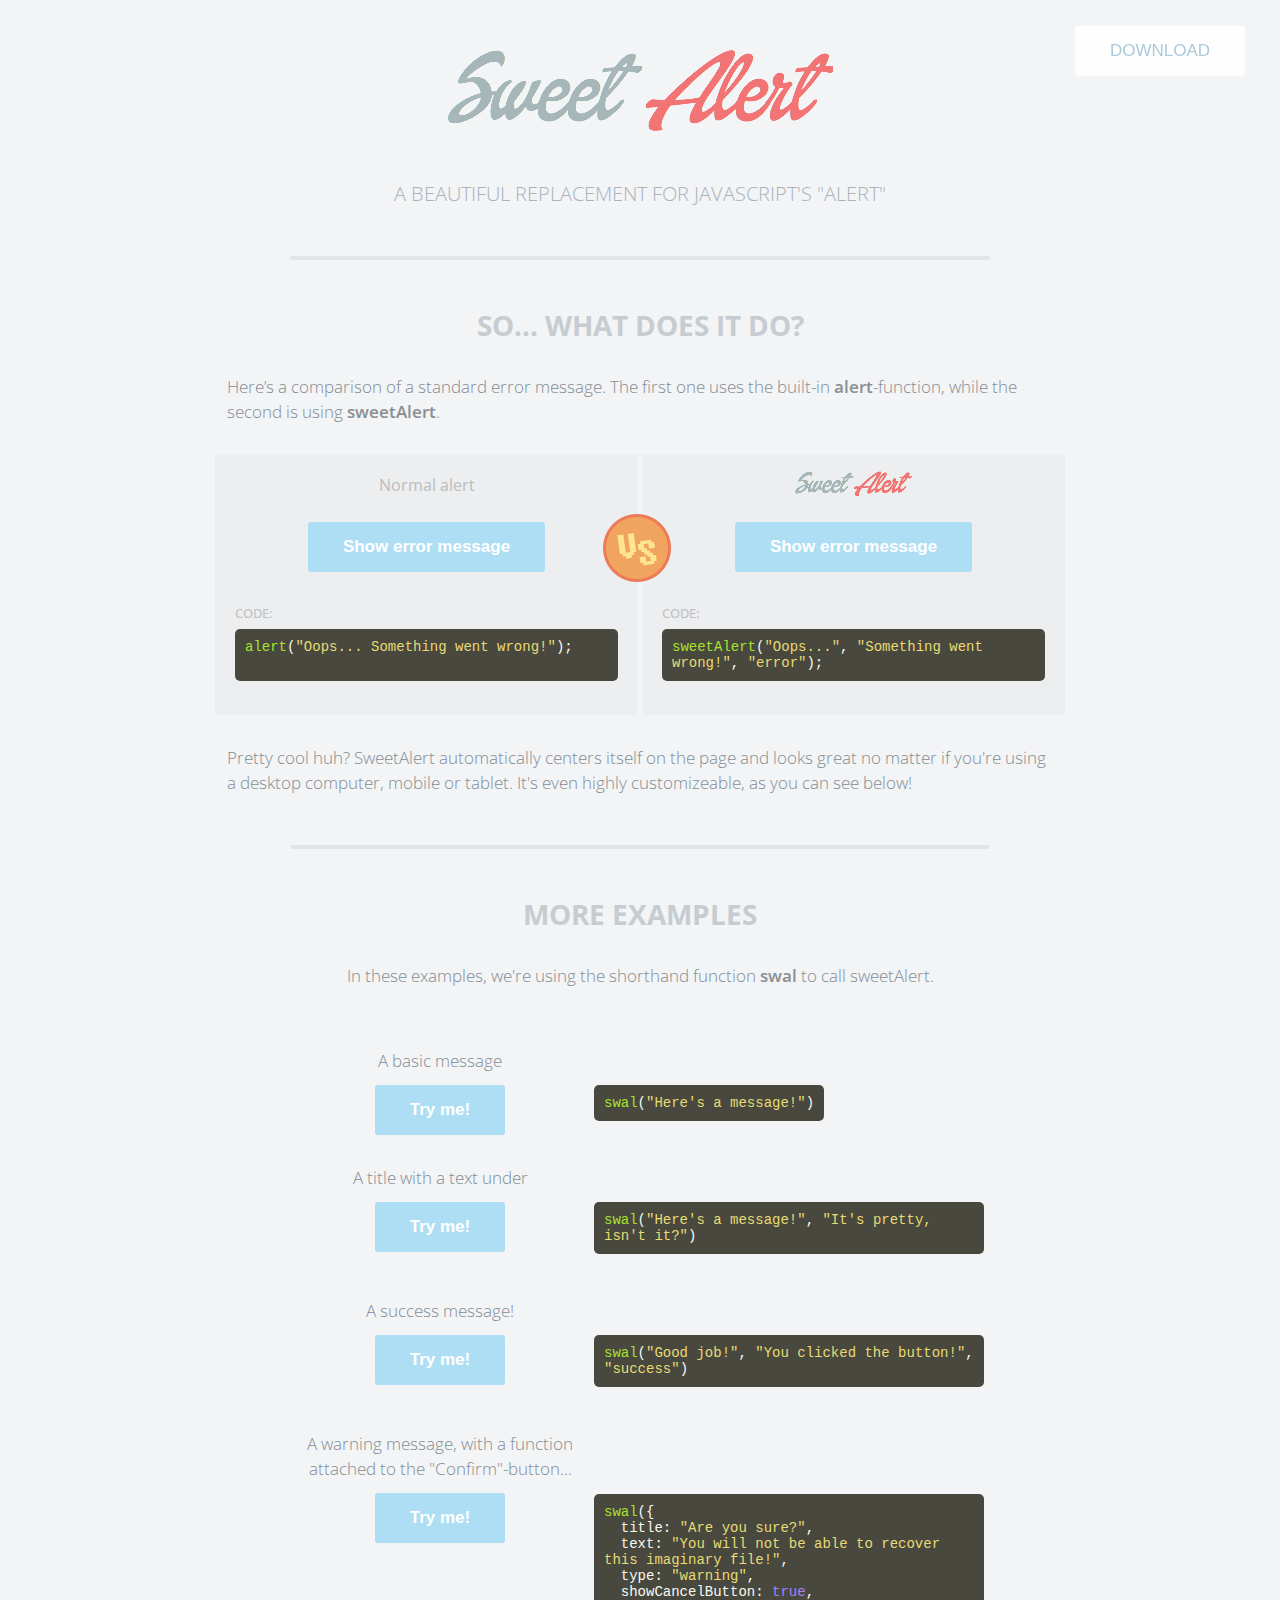
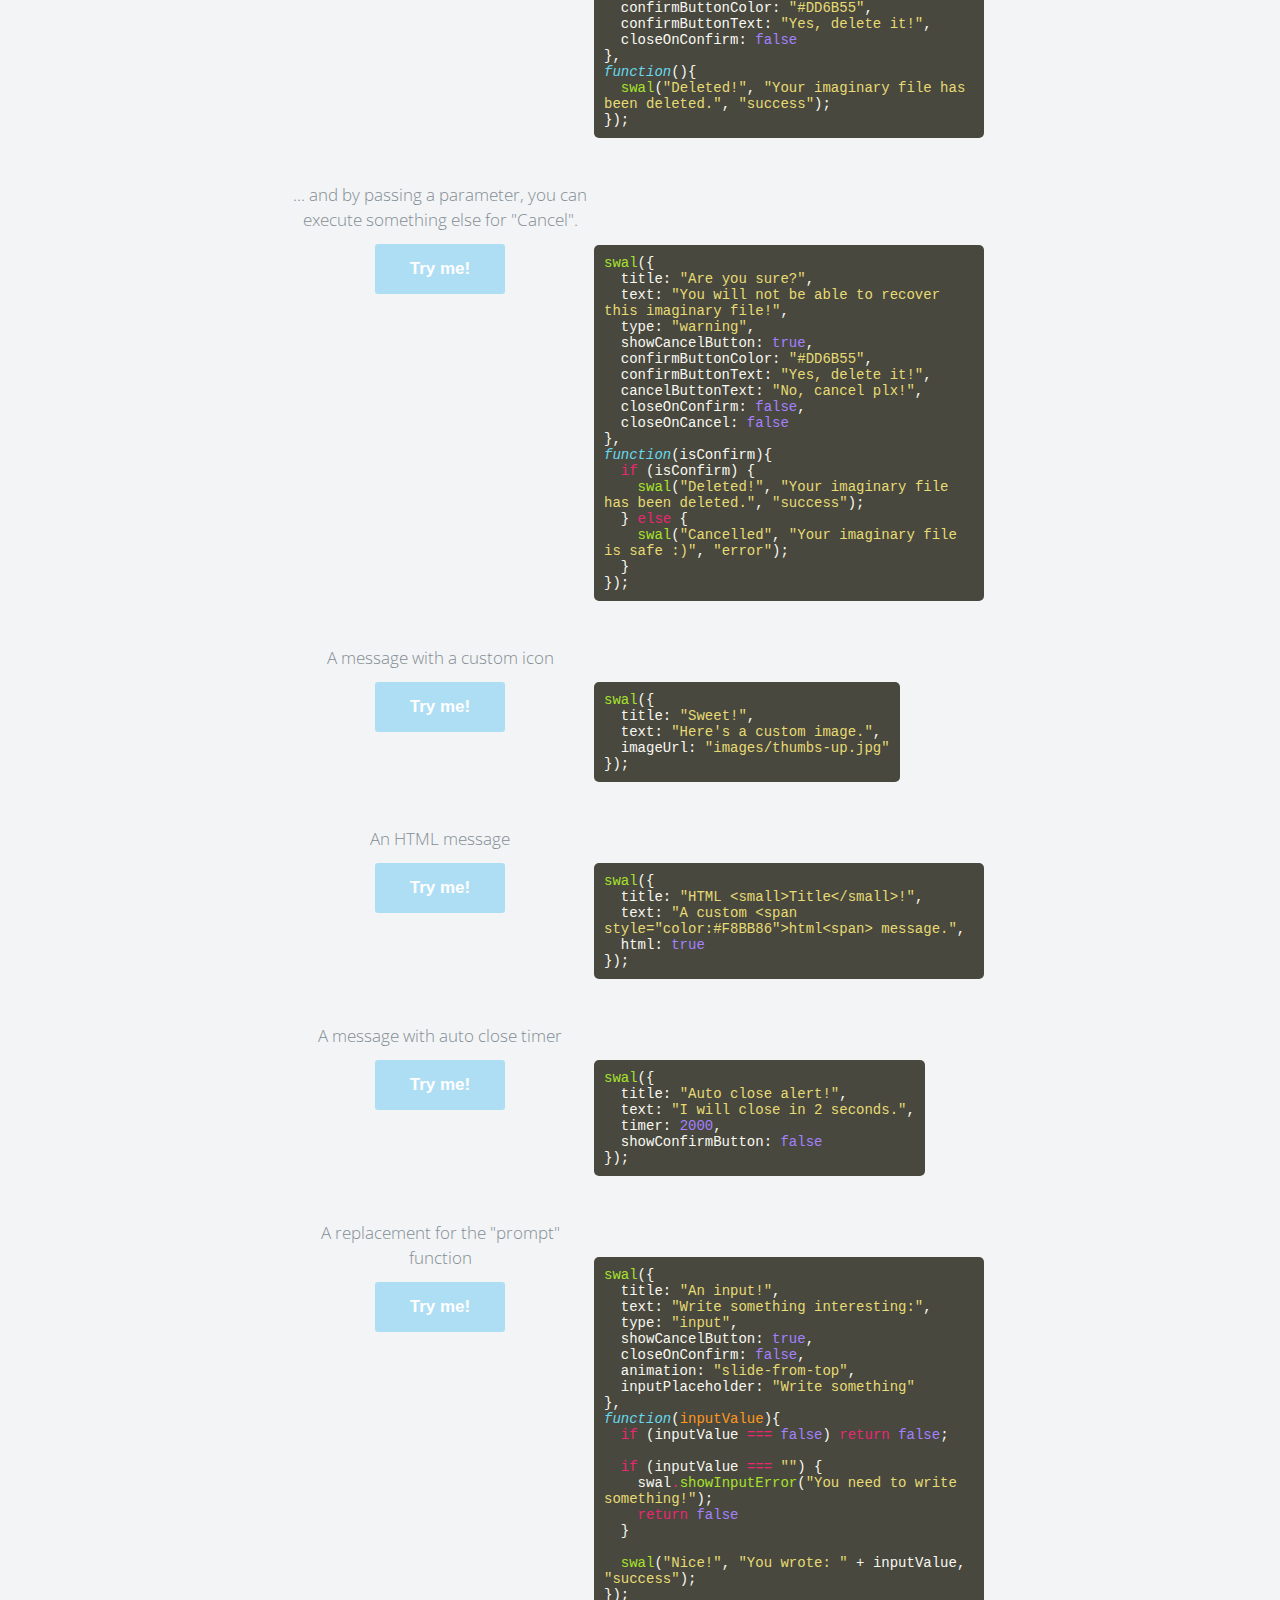
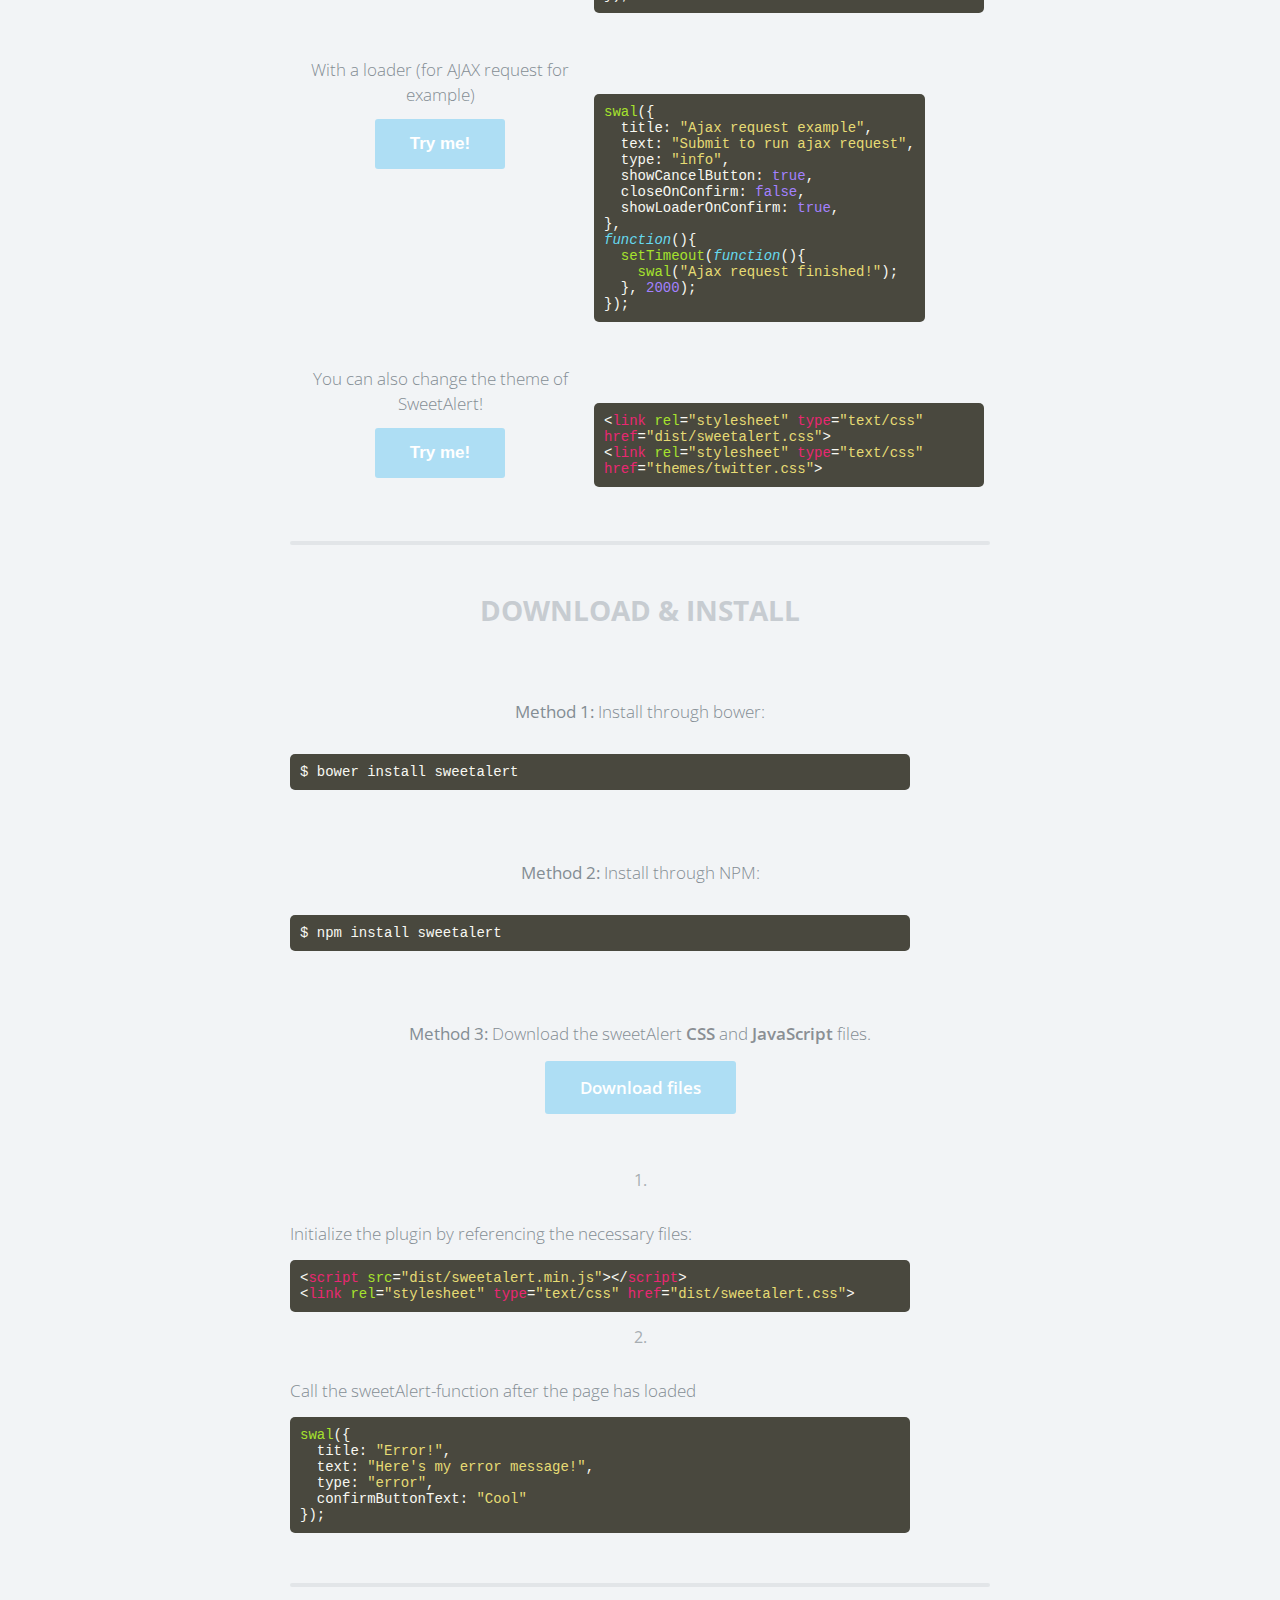
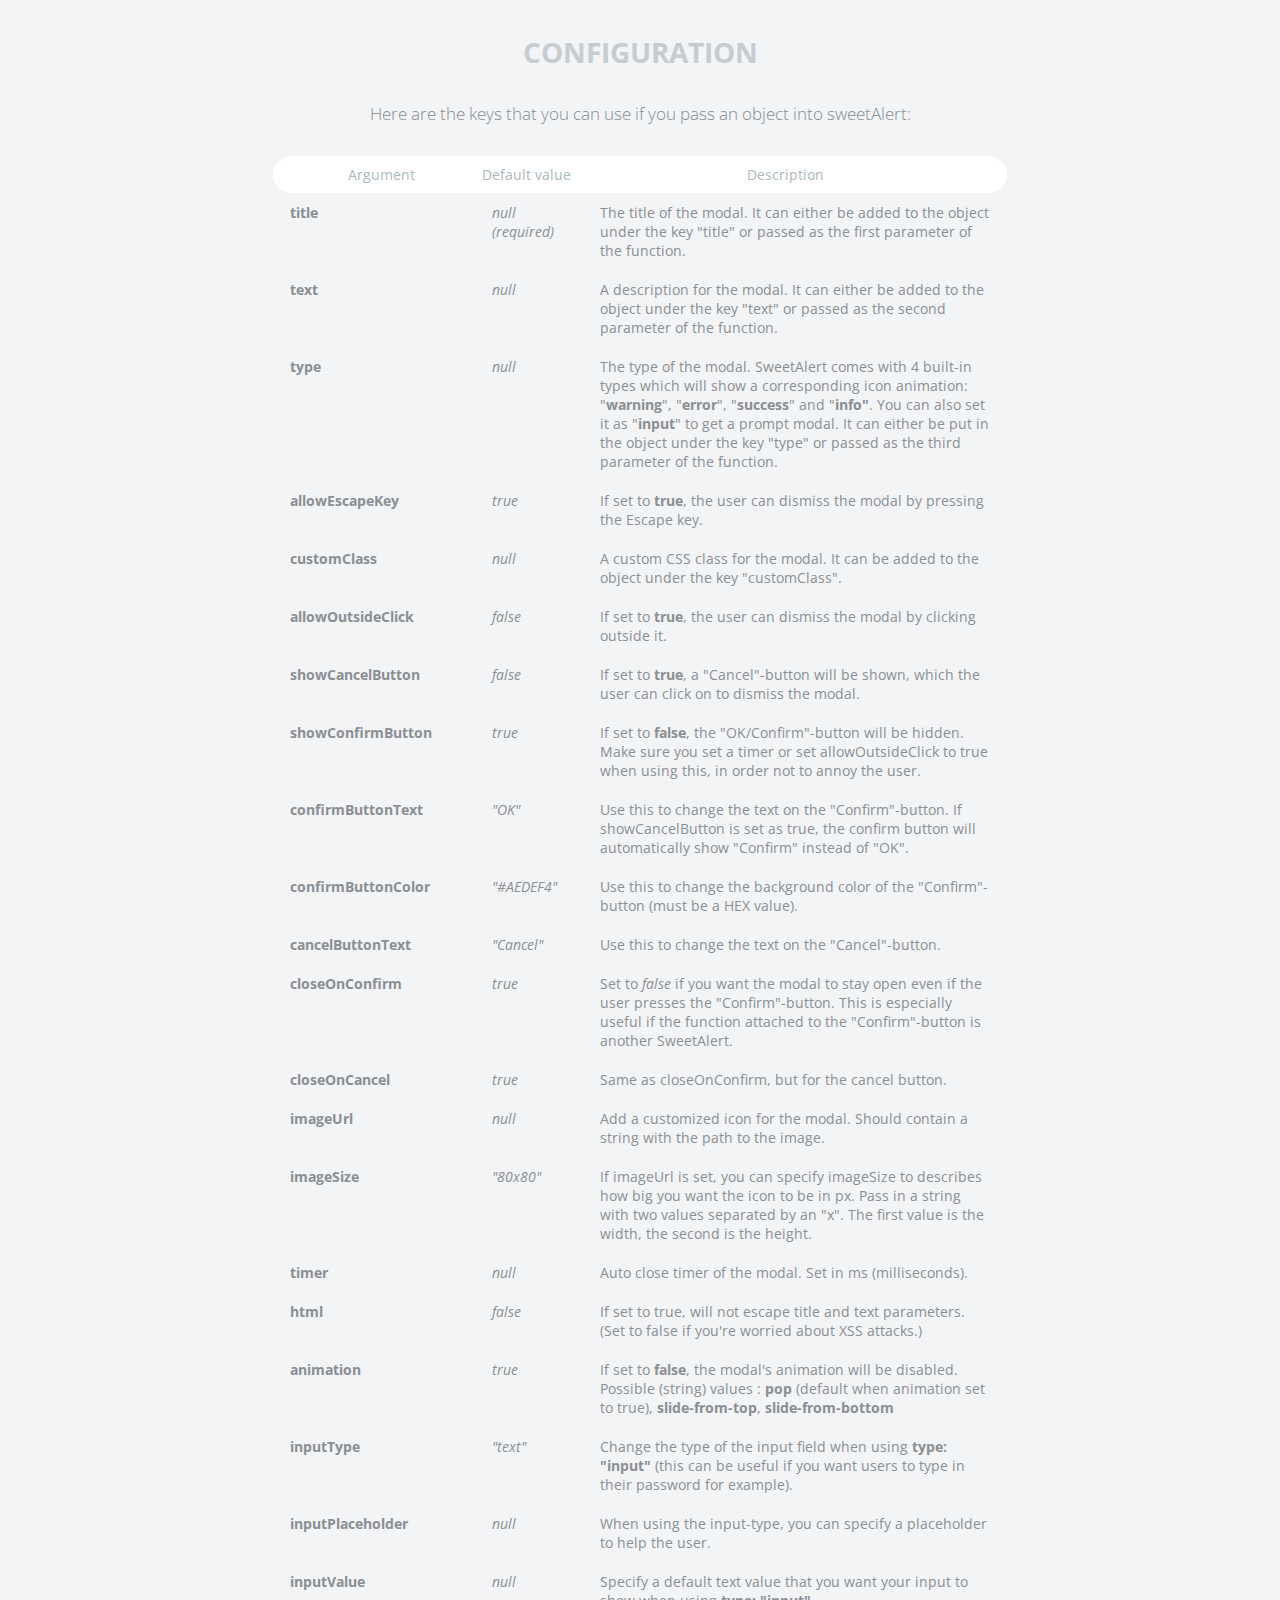
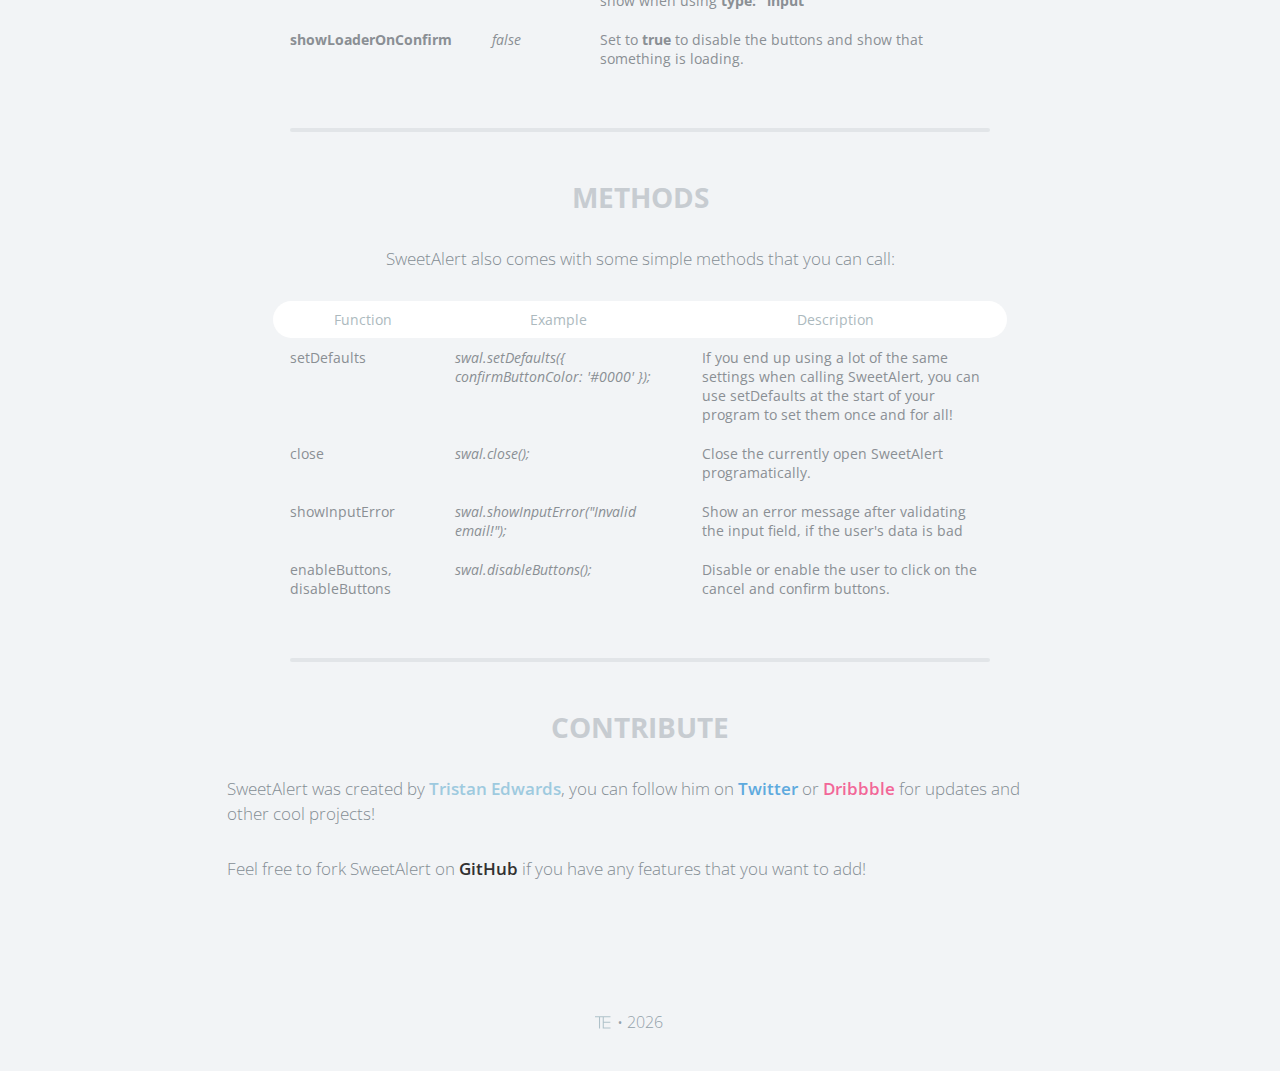
<file: bower_components/sweetalert/index.html>
<!doctype html>

<html>

<head>
  <meta charset="utf-8">
  <meta name="viewport" content="width=device-width, initial-scale=1, maximum-scale=1, user-scalable=0" />
  <title>SweetAlert</title>

  <link rel="stylesheet" href="example/example.css">
  <script src="https://code.jquery.com/jquery-2.1.3.min.js"></script>

  <!-- This is what you need -->
  <script src="dist/sweetalert-dev.js"></script>
  <link rel="stylesheet" href="dist/sweetalert.css">
  <!--.......................-->

</head>

<body>

<h1>Sweet Alert</h1>
<h2>A beautiful replacement for JavaScript's "Alert"</h2>
<button class="download">Download</button>

<!-- What does it do? -->
<h3>So... What does it do?</h3>
<p>Here’s a comparison of a standard error message. The first one uses the built-in <strong>alert</strong>-function, while the second is using <strong>sweetAlert</strong>.</p>

<div class="showcase normal">
	<h4>Normal alert</h4>
	<button>Show error message</button>

	<h5>Code:</h5>
	<pre><span class="attr">alert</span>(<span class="str">"Oops... Something went wrong!"</span>);

	</pre>

	<div class="vs-icon"></div>
</div>

<div class="showcase sweet">
	<h4>Sweet Alert</h4>
	<button>Show error message</button>

	<h5>Code:</h5>
	<pre><span class="attr">sweetAlert</span>(<span class="str">"Oops..."</span>, <span class="str">"Something went wrong!"</span>, <span class="str">"error"</span>);</pre>
</div>

<p>Pretty cool huh? SweetAlert automatically centers itself on the page and looks great no matter if you're using a desktop computer, mobile or tablet. It's even highly customizeable, as you can see below!</p>


<!-- Examples -->
<h3>More examples</h3>

<p class="center">In these examples, we're using the shorthand function <strong>swal</strong> to call sweetAlert.</p>

<ul class="examples">

	<li class="message">
		<div class="ui">
			<p>A basic message</p>
			<button>Try me!</button>
		</div>
		<pre><span class="attr">swal</span>(<span class="str">"Here's a message!"</span>)</pre>
	</li>

	<li class="title-text">
		<div class="ui">
			<p>A title with a text under</p>
			<button>Try me!</button>
		</div>
		<pre><span class="attr">swal</span>(<span class="str">"Here's a message!"</span>, <span class="str">"It's pretty, isn't it?"</span>)</pre>
	</li>

	<li class="success">
		<div class="ui">
			<p>A success message!</p>
			<button>Try me!</button>
		</div>
		<pre><span class="attr">swal</span>(<span class="str">"Good job!"</span>, <span class="str">"You clicked the button!"</span>, <span class="str">"success"</span>)</pre>
	</li>

	<li class="warning confirm">
		<div class="ui">
			<p>A warning message, with a function attached to the "Confirm"-button...</p>
			<button>Try me!</button>
		</div>
		<pre><span class="attr">swal</span>({
&nbsp;&nbsp;title: <span class="str">"Are you sure?"</span>,
&nbsp;&nbsp;text: <span class="str">"You will not be able to recover this imaginary file!"</span>,
&nbsp;&nbsp;type: <span class="str">"warning"</span>,
&nbsp;&nbsp;showCancelButton: <span class="val">true</span>,
&nbsp;&nbsp;confirmButtonColor: <span class="str">"#DD6B55"</span>,
&nbsp;&nbsp;confirmButtonText: <span class="str">"Yes, delete it!"</span>,
&nbsp;&nbsp;closeOnConfirm: <span class="val">false</span>
},
<span class="func"><i>function</i></span>(){
&nbsp;&nbsp;<span class="attr">swal</span>(<span class="str">"Deleted!"</span>, <span class="str">"Your imaginary file has been deleted."</span>, <span class="str">"success"</span>);
});</pre>
	</li>

	<li class="warning cancel">
		<div class="ui">
			<p>... and by passing a parameter, you can execute something else for "Cancel".</p>
			<button>Try me!</button>
		</div>
		<pre><span class="attr">swal</span>({
&nbsp;&nbsp;title: <span class="str">"Are you sure?"</span>,
&nbsp;&nbsp;text: <span class="str">"You will not be able to recover this imaginary file!"</span>,
&nbsp;&nbsp;type: <span class="str">"warning"</span>,
&nbsp;&nbsp;showCancelButton: <span class="val">true</span>,
&nbsp;&nbsp;confirmButtonColor: <span class="str">"#DD6B55"</span>,
&nbsp;&nbsp;confirmButtonText: <span class="str">"Yes, delete it!"</span>,
&nbsp;&nbsp;cancelButtonText: <span class="str">"No, cancel plx!"</span>,
&nbsp;&nbsp;closeOnConfirm: <span class="val">false</span>,
&nbsp;&nbsp;closeOnCancel: <span class="val">false</span>
},
<span class="func"><i>function</i></span>(isConfirm){
&nbsp;&nbsp;<span class="tag">if</span> (isConfirm) {
&nbsp;&nbsp;&nbsp;&nbsp;<span class="attr">swal</span>(<span class="str">"Deleted!"</span>, <span class="str">"Your imaginary file has been deleted."</span>, <span class="str">"success"</span>);
&nbsp;&nbsp;} <span class="tag">else</span> {
	&nbsp;&nbsp;&nbsp;&nbsp;<span class="attr">swal</span>(<span class="str">"Cancelled"</span>, <span class="str">"Your imaginary file is safe :)"</span>, <span class="str">"error"</span>);
&nbsp;&nbsp;}
});</pre>
	</li>

	<li class="custom-icon">
		<div class="ui">
			<p>A message with a custom icon</p>
			<button>Try me!</button>
		</div>
		<pre><span class="attr">swal</span>({
&nbsp;&nbsp;title: <span class="str">"Sweet!"</span>,
&nbsp;&nbsp;text: <span class="str">"Here's a custom image."</span>,
&nbsp;&nbsp;imageUrl: <span class="str">"images/thumbs-up.jpg"</span>
});</pre>
	</li>

	<li class="message-html">
		<div class="ui">
			<p>An HTML message</p>
			<button>Try me!</button>
		</div>
		<pre><span class="attr">swal</span>({
&nbsp;&nbsp;title: <span class="str">"HTML &lt;small&gt;Title&lt;/small&gt;!"</span>,
&nbsp;&nbsp;text: <span class="str">"A custom &lt;span style="color:#F8BB86"&gt;html&lt;span&gt; message."</span>,
&nbsp;&nbsp;html: <span class="val">true</span>
});</pre>
	</li>

	<li class="timer">
		<div class="ui">
			<p>A message with auto close timer</p>
			<button>Try me!</button>
		</div>
		<pre><span class="attr">swal</span>({
&nbsp;&nbsp;title: <span class="str">"Auto close alert!"</span>,
&nbsp;&nbsp;text: <span class="str">"I will close in 2 seconds."</span>,
&nbsp;&nbsp;timer: <span class="val">2000</span>,
&nbsp;&nbsp;showConfirmButton: <span class="val">false</span>
});</pre>
	</li>


	<li class="input">
		<div class="ui">
			<p>A replacement for the "prompt" function</p>
			<button>Try me!</button>
		</div>
		<pre><span class="attr">swal</span>({
&nbsp;&nbsp;title: <span class="str">"An input!"</span>,
&nbsp;&nbsp;text: <span class="str">"Write something interesting:"</span>,
&nbsp;&nbsp;type: <span class="str">"input"</span>,
&nbsp;&nbsp;showCancelButton: <span class="val">true</span>,
&nbsp;&nbsp;closeOnConfirm: <span class="val">false</span>,
&nbsp;&nbsp;animation: <span class="str">"slide-from-top"</span>,
&nbsp;&nbsp;inputPlaceholder: <span class="str">"Write something"</span>
},
<span class="func"><i>function</i></span>(<span class="arg">inputValue</span>){
&nbsp;&nbsp;<span class="tag">if</span> (inputValue <span class="tag">===</span> <span class="val">false</span>) <span class="tag">return</span> <span class="val">false</span>;
&nbsp;&nbsp;
&nbsp;&nbsp;<span class="tag">if</span> (inputValue <span class="tag">===</span> <span class="str">""</span>) {
&nbsp;&nbsp;&nbsp;&nbsp;swal<span class="tag">.</span><span class="attr">showInputError</span>(<span class="str">"You need to write something!"</span>);
&nbsp;&nbsp;&nbsp;&nbsp;<span class="tag">return</span> <span class="val">false</span>
&nbsp;&nbsp;}
&nbsp;&nbsp;
&nbsp;&nbsp;<span class="attr">swal</span>(<span class="str">"Nice!"</span>, <span class="str">"You wrote: "</span> + inputValue, <span class="str">"success"</span>);
});</pre>
	</li>

  <li class="ajax">
    <div class="ui">
			<p>With a loader (for AJAX request for example)</p>
			<button>Try me!</button>
		</div>
		<pre><span class="attr">swal</span>({
&nbsp;&nbsp;title: <span class="str">"Ajax request example"</span>,
&nbsp;&nbsp;text: <span class="str">"Submit to run ajax request"</span>,
&nbsp;&nbsp;type: <span class="str">"info"</span>,
&nbsp;&nbsp;showCancelButton: <span class="val">true</span>,
&nbsp;&nbsp;closeOnConfirm: <span class="val">false</span>,
&nbsp;&nbsp;showLoaderOnConfirm: <span class="val">true</span>,
},
<span class="func"><i>function</i></span>(){
&nbsp;&nbsp;<span class="attr">setTimeout</span>(<span class="func"><i>function</i></span>(){
&nbsp;&nbsp;&nbsp;&nbsp;<span class="attr">swal</span>(<span class="str">"Ajax request finished!"</span>);
&nbsp;&nbsp;}, <span class="val">2000</span>);
});</pre>
	</li>

	<li class="theme">
		<div class="ui">
			<p>You can also change the theme of SweetAlert!</p>
			<button>Try me!</button>
		</div>
		<pre>&lt;<span class="tag">link</span> <span class="attr">rel</span>=<span class="str">"stylesheet"</span> <span class="tag">type</span>=<span class="str">"text/css"</span> <span class="tag">href</span>=<span class="str">"dist/sweetalert.css"</span>&gt;
			&lt;<span class="tag">link</span> <span class="attr">rel</span>=<span class="str">"stylesheet"</span> <span class="tag">type</span>=<span class="str">"text/css"</span> <span class="tag">href</span>=<span class="str">"themes/twitter.css"</span>&gt;</pre>
	</li>

</ul>


<!-- Download & Install -->
<h3 id="download-section">Download & install</h3>

<div class="center-container">
	<p class="center"><b>Method 1:</b> Install through bower:</p>
	<pre class="center">$ bower install sweetalert</pre>
</div>

<div class="center-container">
	<p class="center"><b>Method 2:</b> Install through NPM:</p>
	<pre class="center">$ npm install sweetalert</pre>
</div>

<p class="center"><b>Method 3:</b> Download the sweetAlert <strong>CSS</strong> and <strong>JavaScript</strong> files.</p>

<a class="button" href="https://github.com/t4t5/sweetalert/archive/master.zip" download>Download files</a>

<ol>
	<li>
		<p>Initialize the plugin by referencing the necessary files:</p>
		<pre>&lt;<span class="tag">script</span> <span class="attr">src</span>=<span class="str">"dist/sweetalert.min.js"</span>&gt;&lt;/<span class="tag">script</span>&gt;
&lt;<span class="tag">link</span> <span class="attr">rel</span>=<span class="str">"stylesheet"</span> <span class="tag">type</span>=<span class="str">"text/css"</span> <span class="tag">href</span>=<span class="str">"dist/sweetalert.css"</span>&gt;</pre>
	</li>

	<li>
		<p>Call the sweetAlert-function after the page has loaded</p>
		<pre><span class="attr">swal</span>({
&nbsp;&nbsp;title: <span class="str">"Error!"</span>,
&nbsp;&nbsp;text: <span class="str">"Here's my error message!"</span>,
&nbsp;&nbsp;type: <span class="str">"error"</span>,
&nbsp;&nbsp;confirmButtonText: <span class="str">"Cool"</span>
});
</pre>
	</li>
</ol>



<!-- Configuration -->
<h3>Configuration</h3>

<p class="center">Here are the keys that you can use if you pass an object into sweetAlert:</p>

<table>
	<tr class="titles">
		<th>
			<div class="border-left"></div>
			Argument
		</th>
		<th>Default value</th>
		<th>
			<div class="border-right"></div>
			Description
		</th>
	</tr>
	<tr>
		<td><b>title</b></td>
		<td><i>null (required)</i></td>
		<td>The title of the modal. It can either be added to the object under the key "title" or passed as the first parameter of the function.</td>
	</tr>
	<tr>
		<td><b>text</b></td>
		<td><i>null</i></td>
		<td>A description for the modal. It can either be added to the object under the key "text" or passed as the second parameter of the function.</td>
	</tr>
	<tr>
		<td><b>type</b></td>
		<td><i>null</i></td>
		<td>The type of the modal. SweetAlert comes with 4 built-in types which will show a corresponding icon animation: "<strong>warning</strong>", "<strong>error</strong>", "<strong>success</strong>" and "<strong>info"</strong>. You can also set it as "<strong>input</strong>" to get a prompt modal. It can either be put in the object under the key "type" or passed as the third parameter of the function.</td>
	</tr>
    <tr>
      <td><b>allowEscapeKey</b></td>
      <td><i>true</i></td>
      <td>If set to <strong>true</strong>, the user can dismiss the modal by pressing the Escape key.</td>
    </tr>
	<tr>
		<td><b>customClass</b></td>
		<td><i>null</i></td>
		<td>A custom CSS class for the modal. It can be added to the object under the key "customClass".</td>
	</tr>
	<tr>
		<td><b>allowOutsideClick</b></td>
		<td><i>false</i></td>
		<td>If set to <strong>true</strong>, the user can dismiss the modal by clicking outside it.</td>
	</tr>
	<tr>
		<td><b>showCancelButton</b></td>
		<td><i>false</i></td>
		<td>If set to <strong>true</strong>, a "Cancel"-button will be shown, which the user can click on to dismiss the modal.</td>
	</tr>
	<tr>
		<td><b>showConfirmButton</b></td>
		<td><i>true</i></td>
		<td>If set to <strong>false</strong>, the "OK/Confirm"-button will be hidden. Make sure you set a timer or set allowOutsideClick to true when using this, in order not to annoy the user.</td>
	</tr>
	<tr>
		<td><b>confirmButtonText</b></td>
		<td><i>"OK"</i></td>
		<td>Use this to change the text on the "Confirm"-button. If showCancelButton is set as true, the confirm button will automatically show "Confirm" instead of "OK".</td>
	</tr>
	<tr>
		<td><b>confirmButtonColor</b></td>
		<td><i>"#AEDEF4"</i></td>
		<td>Use this to change the background color of the "Confirm"-button (must be a HEX value).</td>
	</tr>
	<tr>
		<td><b>cancelButtonText</b></td>
		<td><i>"Cancel"</i></td>
		<td>Use this to change the text on the "Cancel"-button.</td>
	</tr>
	<tr>
		<td><b>closeOnConfirm</b></td>
		<td><i>true</i></td>
		<td>Set to <i>false</i> if you want the modal to stay open even if the user presses the "Confirm"-button. This is especially useful if the function attached to the "Confirm"-button is another SweetAlert.</td>
	</tr>
	<tr>
		<td><b>closeOnCancel</b></td>
		<td><i>true</i></td>
		<td>Same as closeOnConfirm, but for the cancel button.</td>
	</tr>
	<tr>
		<td><b>imageUrl</b></td>
		<td><i>null</i></td>
		<td>Add a customized icon for the modal. Should contain a string with the path to the image.</td>
	</tr>
	<tr>
		<td><b>imageSize</b></td>
		<td><i>"80x80"</i></td>
		<td>If imageUrl is set, you can specify imageSize to describes how big you want the icon to be in px. Pass in a string with two values separated by an "x". The first value is the width, the second is the height.</td>
	</tr>
	<tr>
		<td><b>timer</b></td>
		<td><i>null</i></td>
		<td>Auto close timer of the modal. Set in ms (milliseconds).</td>
	</tr>
	<tr>
		<td><b>html</b></td>
		<td><i>false</i></td>
		<td>If set to true, will not escape title and text parameters. (Set to false if you're worried about XSS attacks.)</td>
	</tr>
	<tr>
		<td><b>animation</b></td>
		<td><i>true</i></td>
		<td>If set to <strong>false</strong>, the modal's animation will be disabled. Possible (string) values : <strong>pop</strong> (default when animation set to true), <strong>slide-from-top</strong>, <strong>slide-from-bottom</strong></td>
	</tr>
	<tr>
		<td><b>inputType</b></td>
		<td><i>"text"</i></td>
		<td>Change the type of the input field when using <strong>type: "input"</strong> (this can be useful if you want users to type in their password for example).</td>
	</tr>
	<tr>
		<td><b>inputPlaceholder</b></td>
		<td><i>null</i></td>
		<td>When using the input-type, you can specify a placeholder to help the user.</td>
	</tr>
	<tr>
		<td><b>inputValue</b></td>
		<td><i>null</i></td>
		<td>Specify a default text value that you want your input to show when using <strong>type: "input"</strong></td>
	</tr>
	<tr>
		<td><b>showLoaderOnConfirm</b></td>
		<td><i>false</i></td>
    <td>Set to <strong>true</strong> to disable the buttons and show that something is loading.</td>
	</tr>
</table>


<!-- Methods -->
<h3>Methods</h3>

<p class="center">SweetAlert also comes with some simple methods that you can call:</p>

<table>
	<tr class="titles">
		<th>
			<div class="border-left"></div>
			Function
		</th>
		<th>Example</th>
		<th>
			<div class="border-right"></div>
			Description
		</th>
	</tr>
	<tr>
		<td>setDefaults</td>
		<td><i>swal.setDefaults({ confirmButtonColor: '#0000' });</i></td>
		<td>If you end up using a lot of the same settings when calling SweetAlert, you can use setDefaults at the start of your program to set them once and for all!</td>
	</tr>
	<tr>
		<td>close</td>
		<td><i>swal.close();</i></td>
		<td>Close the currently open SweetAlert programatically.</td>
	</tr>
	<tr>
		<td>showInputError</td>
		<td><i>swal.showInputError("Invalid email!");</i></td>
		<td>Show an error message after validating the input field, if the user's data is bad</td>
	</tr>
	<tr>
		<td>enableButtons, disableButtons</td>
		<td><i>swal.disableButtons();</i></td>
		<td>Disable or enable the user to click on the cancel and confirm buttons.</td>
	</tr>
</table>



<!-- Contribute -->
<h3>Contribute</h3>
<p>SweetAlert was created by <a href="http://tristanedwards.me" target="_blank">Tristan Edwards</a>, you can follow him on <a href="https://twitter.com/t4t5" target="_blank" class="twitter">Twitter</a> or <a href="https://dribbble.com/tristanedwards" target="_blank" class="dribbble">Dribbble</a> for updates and other cool projects!</p>
<p>Feel free to fork SweetAlert on <a href="https://github.com/t4t5/sweetalert" class="github">GitHub</a> if you have any features that you want to add!</p>


<footer>
	<span class="te-logo">TE</span> • <script>document.write(new Date().getFullYear())</script>
</footer>


<script>

document.querySelector('button.download').onclick = function(){
	$("html, body").animate({ scrollTop: $("#download-section").offset().top }, 1000);
};

document.querySelector('.showcase.normal button').onclick = function(){
	alert("Oops... Something went wrong!");
};

document.querySelector('.showcase.sweet button').onclick = function(){
	swal("Oops...", "Something went wrong!", "error");
};

document.querySelector('ul.examples li.message button').onclick = function(){
	swal("Here's a message!");
};

document.querySelector('ul.examples li.timer button').onclick = function(){
	swal({
		title: "Auto close alert!",
		text: "I will close in 2 seconds.",
		timer: 2000,
		showConfirmButton: false
	});
};

document.querySelector('ul.examples li.title-text button').onclick = function(){
	swal("Here's a message!", "It's pretty, isn't it?");
};

document.querySelector('ul.examples li.success button').onclick = function(){
	swal("Good job!", "You clicked the button!", "success");
};

document.querySelector('ul.examples li.warning.confirm button').onclick = function(){
	swal({
		title: "Are you sure?",
		text: "You will not be able to recover this imaginary file!",
		type: "warning",
		showCancelButton: true,
		confirmButtonColor: '#DD6B55',
		confirmButtonText: 'Yes, delete it!',
		closeOnConfirm: false
	},
	function(){
		swal("Deleted!", "Your imaginary file has been deleted!", "success");
	});
};

document.querySelector('ul.examples li.warning.cancel button').onclick = function(){
	swal({
		title: "Are you sure?",
		text: "You will not be able to recover this imaginary file!",
		type: "warning",
		showCancelButton: true,
		confirmButtonColor: '#DD6B55',
		confirmButtonText: 'Yes, delete it!',
		cancelButtonText: "No, cancel plx!",
		closeOnConfirm: false,
		closeOnCancel: false
	},
	function(isConfirm){
    if (isConfirm){
      swal("Deleted!", "Your imaginary file has been deleted!", "success");
    } else {
      swal("Cancelled", "Your imaginary file is safe :)", "error");
    }
	});
};

document.querySelector('ul.examples li.custom-icon button').onclick = function(){
	swal({
		title: "Sweet!",
		text: "Here's a custom image.",
		imageUrl: 'example/images/thumbs-up.jpg'
	});
};

document.querySelector('ul.examples li.message-html button').onclick = function(){
	swal({
		title: "HTML <small>Title</small>!",
		text: 'A custom <span style="color:#F8BB86">html<span> message.',
		html: true
	});
};

document.querySelector('ul.examples li.input button').onclick = function(){
	swal({
		title: "An input!",
		text: 'Write something interesting:',
		type: 'input',
		showCancelButton: true,
		closeOnConfirm: false,
		animation: "slide-from-top",
		inputPlaceholder: "Write something",
	},
	function(inputValue){
		if (inputValue === false) return false;

		if (inputValue === "") {
			swal.showInputError("You need to write something!");
			return false;
		}
    
		swal("Nice!", 'You wrote: ' + inputValue, "success");

	});
};

document.querySelector('ul.examples li.theme button').onclick = function() {
	swal({
		title: "Themes!",
		text: "Here's the Twitter theme for SweetAlert!",
		confirmButtonText: "Cool!",
		customClass: 'twitter'
	});
};

document.querySelector('ul.examples li.ajax button').onclick = function() {
  swal({
    title: 'Ajax request example',
    text: 'Submit to run ajax request',
    type: 'info',
    showCancelButton: true,
    closeOnConfirm: false,
    showLoaderOnConfirm: true,
  }, function(){
    setTimeout(function() {
      swal('Ajax request finished!');
    }, 2000);
  });
};

</script>



</body>

</html>
</file>
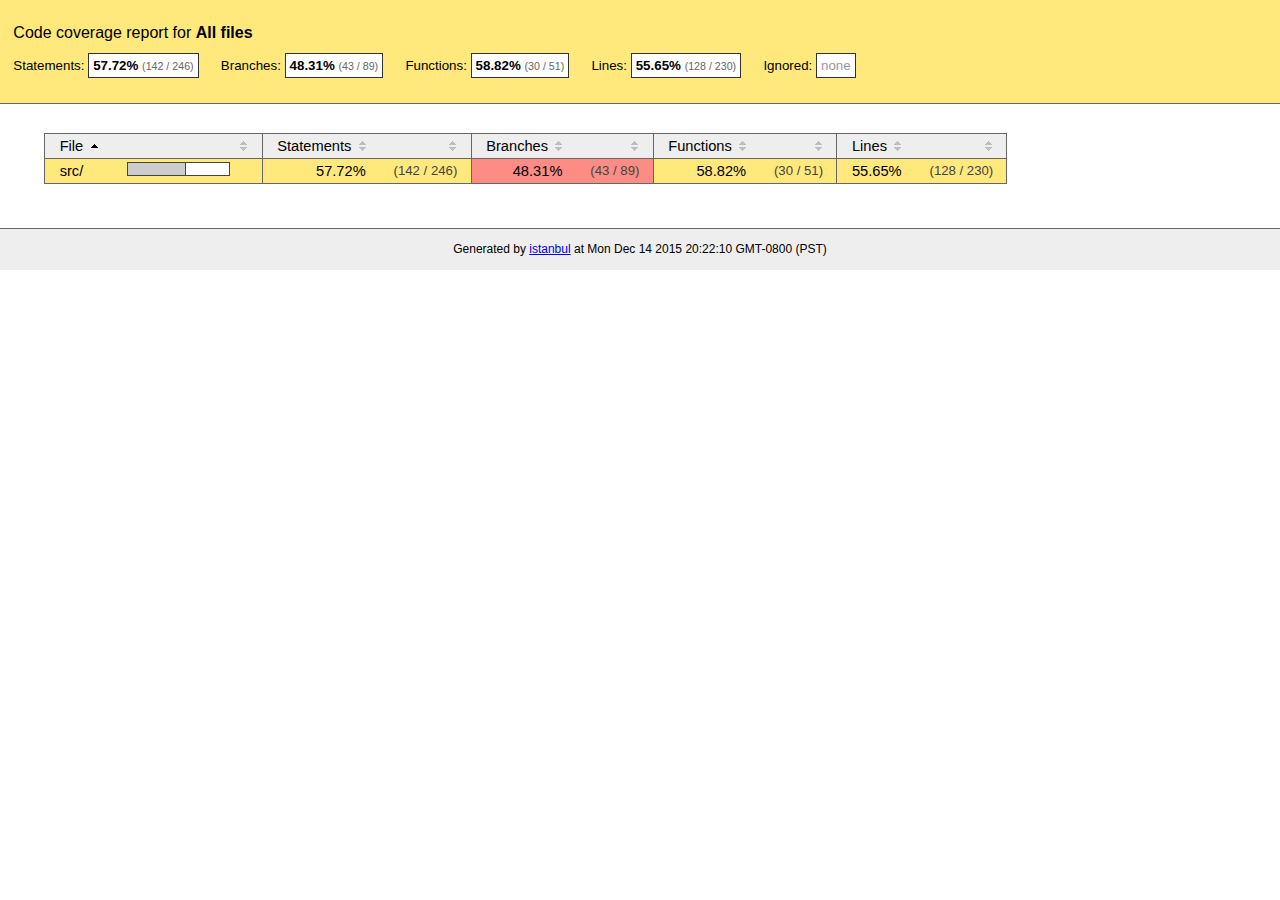
<file: bower_components/ui-listView/reports/coverage/html/index.html>
<!doctype html>
<html lang="en">
<head>
    <title>Code coverage report for All files</title>
    <meta charset="utf-8">
    <link rel="stylesheet" href="prettify.css">
    <link rel="stylesheet" href="base.css">
    <style type='text/css'>
        div.coverage-summary .sorter {
            background-image: url(sort-arrow-sprite.png);
        }
    </style>
</head>
<body>
<div class="header medium">
    <h1>Code coverage report for <span class="entity">All files</span></h1>
    <h2>
        Statements: <span class="metric">57.72% <small>(142 / 246)</small></span> &nbsp;&nbsp;&nbsp;&nbsp;
        Branches: <span class="metric">48.31% <small>(43 / 89)</small></span> &nbsp;&nbsp;&nbsp;&nbsp;
        Functions: <span class="metric">58.82% <small>(30 / 51)</small></span> &nbsp;&nbsp;&nbsp;&nbsp;
        Lines: <span class="metric">55.65% <small>(128 / 230)</small></span> &nbsp;&nbsp;&nbsp;&nbsp;
        Ignored: <span class="metric"><span class="ignore-none">none</span></span> &nbsp;&nbsp;&nbsp;&nbsp;
    </h2>
    <div class="path"></div>
</div>
<div class="body">
<div class="coverage-summary">
<table>
<thead>
<tr>
   <th data-col="file" data-fmt="html" data-html="true" class="file">File</th>
   <th data-col="pic" data-type="number" data-fmt="html" data-html="true" class="pic"></th>
   <th data-col="statements" data-type="number" data-fmt="pct" class="pct">Statements</th>
   <th data-col="statements_raw" data-type="number" data-fmt="html" class="abs"></th>
   <th data-col="branches" data-type="number" data-fmt="pct" class="pct">Branches</th>
   <th data-col="branches_raw" data-type="number" data-fmt="html" class="abs"></th>
   <th data-col="functions" data-type="number" data-fmt="pct" class="pct">Functions</th>
   <th data-col="functions_raw" data-type="number" data-fmt="html" class="abs"></th>
   <th data-col="lines" data-type="number" data-fmt="pct" class="pct">Lines</th>
   <th data-col="lines_raw" data-type="number" data-fmt="html" class="abs"></th>
</tr>
</thead>
<tbody><tr>
	<td class="file medium" data-value="src/"><a href="src/index.html">src/</a></td>
	<td data-value="57.72" class="pic medium"><span class="cover-fill" style="width: 57px;"></span><span class="cover-empty" style="width:43px;"></span></td>
	<td data-value="57.72" class="pct medium">57.72%</td>
	<td data-value="246" class="abs medium">(142&nbsp;/&nbsp;246)</td>
	<td data-value="48.31" class="pct low">48.31%</td>
	<td data-value="89" class="abs low">(43&nbsp;/&nbsp;89)</td>
	<td data-value="58.82" class="pct medium">58.82%</td>
	<td data-value="51" class="abs medium">(30&nbsp;/&nbsp;51)</td>
	<td data-value="55.65" class="pct medium">55.65%</td>
	<td data-value="230" class="abs medium">(128&nbsp;/&nbsp;230)</td>
	</tr>

</tbody>
</table>
</div>
</div>
<div class="footer">
    <div class="meta">Generated by <a href="http://istanbul-js.org/" target="_blank">istanbul</a> at Mon Dec 14 2015 20:22:10 GMT-0800 (PST)</div>
</div>
<script src="prettify.js"></script>
<script>
window.onload = function () {
        if (typeof prettyPrint === 'function') {
            prettyPrint();
        }
};
</script>
<script src="sorter.js"></script>
</body>
</html>
</file>
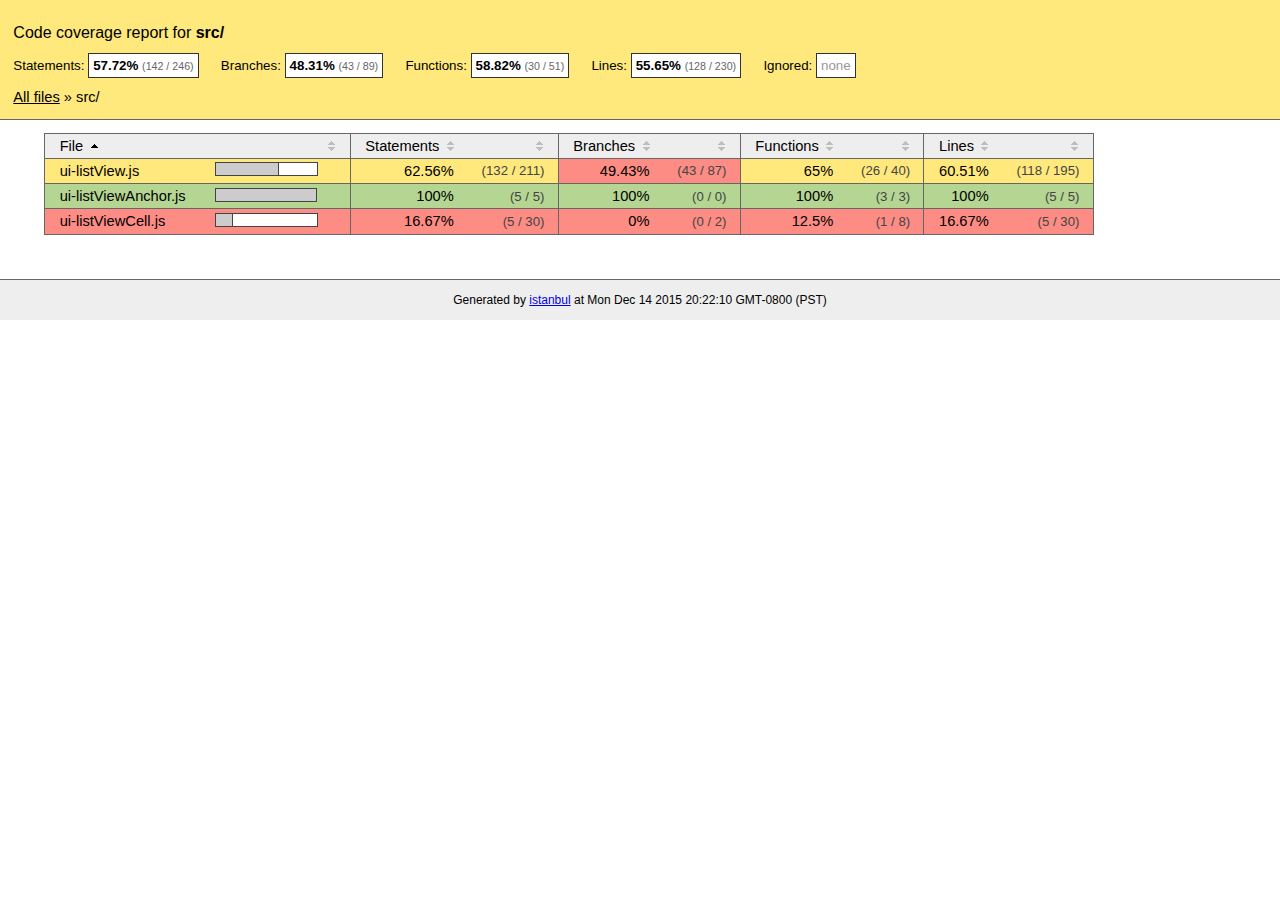
<file: bower_components/ui-listView/reports/coverage/html/src/index.html>
<!doctype html>
<html lang="en">
<head>
    <title>Code coverage report for src/</title>
    <meta charset="utf-8">
    <link rel="stylesheet" href="../prettify.css">
    <link rel="stylesheet" href="../base.css">
    <style type='text/css'>
        div.coverage-summary .sorter {
            background-image: url(../sort-arrow-sprite.png);
        }
    </style>
</head>
<body>
<div class="header medium">
    <h1>Code coverage report for <span class="entity">src/</span></h1>
    <h2>
        Statements: <span class="metric">57.72% <small>(142 / 246)</small></span> &nbsp;&nbsp;&nbsp;&nbsp;
        Branches: <span class="metric">48.31% <small>(43 / 89)</small></span> &nbsp;&nbsp;&nbsp;&nbsp;
        Functions: <span class="metric">58.82% <small>(30 / 51)</small></span> &nbsp;&nbsp;&nbsp;&nbsp;
        Lines: <span class="metric">55.65% <small>(128 / 230)</small></span> &nbsp;&nbsp;&nbsp;&nbsp;
        Ignored: <span class="metric"><span class="ignore-none">none</span></span> &nbsp;&nbsp;&nbsp;&nbsp;
    </h2>
    <div class="path"><a href="../index.html">All files</a> &#187; src/</div>
</div>
<div class="body">
<div class="coverage-summary">
<table>
<thead>
<tr>
   <th data-col="file" data-fmt="html" data-html="true" class="file">File</th>
   <th data-col="pic" data-type="number" data-fmt="html" data-html="true" class="pic"></th>
   <th data-col="statements" data-type="number" data-fmt="pct" class="pct">Statements</th>
   <th data-col="statements_raw" data-type="number" data-fmt="html" class="abs"></th>
   <th data-col="branches" data-type="number" data-fmt="pct" class="pct">Branches</th>
   <th data-col="branches_raw" data-type="number" data-fmt="html" class="abs"></th>
   <th data-col="functions" data-type="number" data-fmt="pct" class="pct">Functions</th>
   <th data-col="functions_raw" data-type="number" data-fmt="html" class="abs"></th>
   <th data-col="lines" data-type="number" data-fmt="pct" class="pct">Lines</th>
   <th data-col="lines_raw" data-type="number" data-fmt="html" class="abs"></th>
</tr>
</thead>
<tbody><tr>
	<td class="file medium" data-value="ui-listView.js"><a href="ui-listView.js.html">ui-listView.js</a></td>
	<td data-value="62.56" class="pic medium"><span class="cover-fill" style="width: 62px;"></span><span class="cover-empty" style="width:38px;"></span></td>
	<td data-value="62.56" class="pct medium">62.56%</td>
	<td data-value="211" class="abs medium">(132&nbsp;/&nbsp;211)</td>
	<td data-value="49.43" class="pct low">49.43%</td>
	<td data-value="87" class="abs low">(43&nbsp;/&nbsp;87)</td>
	<td data-value="65" class="pct medium">65%</td>
	<td data-value="40" class="abs medium">(26&nbsp;/&nbsp;40)</td>
	<td data-value="60.51" class="pct medium">60.51%</td>
	<td data-value="195" class="abs medium">(118&nbsp;/&nbsp;195)</td>
	</tr>

<tr>
	<td class="file high" data-value="ui-listViewAnchor.js"><a href="ui-listViewAnchor.js.html">ui-listViewAnchor.js</a></td>
	<td data-value="100" class="pic high"><span class="cover-fill cover-full" style="width: 100px;"></span><span class="cover-empty" style="width:0px;"></span></td>
	<td data-value="100" class="pct high">100%</td>
	<td data-value="5" class="abs high">(5&nbsp;/&nbsp;5)</td>
	<td data-value="100" class="pct high">100%</td>
	<td data-value="0" class="abs high">(0&nbsp;/&nbsp;0)</td>
	<td data-value="100" class="pct high">100%</td>
	<td data-value="3" class="abs high">(3&nbsp;/&nbsp;3)</td>
	<td data-value="100" class="pct high">100%</td>
	<td data-value="5" class="abs high">(5&nbsp;/&nbsp;5)</td>
	</tr>

<tr>
	<td class="file low" data-value="ui-listViewCell.js"><a href="ui-listViewCell.js.html">ui-listViewCell.js</a></td>
	<td data-value="16.67" class="pic low"><span class="cover-fill" style="width: 16px;"></span><span class="cover-empty" style="width:84px;"></span></td>
	<td data-value="16.67" class="pct low">16.67%</td>
	<td data-value="30" class="abs low">(5&nbsp;/&nbsp;30)</td>
	<td data-value="0" class="pct low">0%</td>
	<td data-value="2" class="abs low">(0&nbsp;/&nbsp;2)</td>
	<td data-value="12.5" class="pct low">12.5%</td>
	<td data-value="8" class="abs low">(1&nbsp;/&nbsp;8)</td>
	<td data-value="16.67" class="pct low">16.67%</td>
	<td data-value="30" class="abs low">(5&nbsp;/&nbsp;30)</td>
	</tr>

</tbody>
</table>
</div>
</div>
<div class="footer">
    <div class="meta">Generated by <a href="http://istanbul-js.org/" target="_blank">istanbul</a> at Mon Dec 14 2015 20:22:10 GMT-0800 (PST)</div>
</div>
<script src="../prettify.js"></script>
<script>
window.onload = function () {
        if (typeof prettyPrint === 'function') {
            prettyPrint();
        }
};
</script>
<script src="../sorter.js"></script>
</body>
</html>
</file>
<file: bower_components/sweetalert/example/example.css>
@import url(http://fonts.googleapis.com/css?family=Open+Sans:400,600,700,300);
@import url(http://fonts.googleapis.com/css?family=Open+Sans+Condensed:700);
body {
  background-color: #f2f4f6;
  font-family: 'Open Sans', sans-serif;
  text-align: center; }

h1 {
  background-image: url("images/logo_big.png");
  background-image: -webkit-image-set(url("images/logo_big.png") 1x, url("images/logo_big@2x.png") 2x);
  width: 385px;
  height: 81px;
  text-indent: -9999px;
  white-space: nowrap;
  margin: 50px auto; }
  @media all and (max-width: 420px) {
    h1 {
      width: 300px;
      background-size: contain;
      background-repeat: no-repeat;
      background-position: center; } }
  @media all and (max-width: 330px) {
    h1 {
      width: 250px; } }

h2 {
  font-size: 20px;
  color: #A9B2BC;
  line-height: 25px;
  text-transform: uppercase;
  font-weight: 300;
  text-align: center;
  display: block; }

h3 {
  font-size: 28px;
  color: #C7CCD1;
  text-transform: uppercase;
  font-family: 'Open Sans Condensed', sans-serif;
  margin-top: 100px;
  text-align: center;
  position: relative; }
  h3#download-section {
    margin-top: 50px;
    padding-top: 40px; }
  h3::after {
    content: "";
    background-color: #e2e5e8;
    height: 4px;
    width: 700px;
    left: 50%;
    margin-left: -350px;
    position: absolute;
    margin-top: -50px;
    border-radius: 2px; }
    @media all and (max-width: 740px) {
      h3::after {
        width: auto;
        left: 20px;
        right: 20px;
        margin-left: 0; } }

a {
  text-decoration: none; }

p {
  max-width: 826px;
  margin: 30px auto;
  font-size: 17px;
  font-weight: 300;
  color: #848D94;
  line-height: 25px;
  text-align: left; }
  p.center {
    text-align: center; }
  p strong {
    color: #8A8F94;
    font-weight: 600; }
  p a {
    color: #9ECADF;
    font-weight: 600; }
    p a:hover {
      text-decoration: underline; }
    p a.twitter {
      color: #5eaade; }
    p a.dribbble {
      color: #f26798; }
    p a.github {
      color: #323131; }

button, .button {
  background-color: #AEDEF4;
  color: white;
  border: none;
  box-shadow: none;
  font-size: 17px;
  font-weight: 500;
  font-weight: 600;
  border-radius: 3px;
  padding: 15px 35px;
  margin: 26px 5px 0 5px;
  cursor: pointer; }
  button:focus, .button:focus {
    outline: none; }
  button:hover, .button:hover {
    background-color: #a1d9f2; }
  button:active, .button:active {
    background-color: #81ccee; }
  button.cancel, .button.cancel {
    background-color: #D0D0D0; }
    button.cancel:hover, .button.cancel:hover {
      background-color: #c8c8c8; }
    button.cancel:active, .button.cancel:active {
      background-color: #b6b6b6; }
  button.download, .button.download {
    position: fixed;
    right: 30px;
    top: 0;
    background-color: rgba(255, 255, 255, 0.9);
    color: #ABCADA;
    font-weight: 500;
    text-transform: uppercase;
    z-index: 3; }
    @media all and (max-width: 1278px) {
      button.download, .button.download {
        display: none; } }

.center-container {
  max-width: 700px;
  margin: 70px auto; }

pre {
  background-color: #49483e;
  color: #f8f8f2;
  padding: 10px;
  border-radius: 5px;
  white-space: pre-line;
  text-align: left;
  font-size: 14px;
  max-width: 600px; }
  pre .str {
    color: #e6db74; }
  pre .func {
    color: #66d9ef; }
  pre .val {
    color: #a381ff; }
  pre .tag {
    color: #e92772; }
  pre .attr {
    color: #a6e22d; }
  pre .arg {
    color: #fd9720; }

.showcase {
  background-color: #eceef0;
  padding: 20px;
  display: inline-block;
  width: 383px;
  vertical-align: top;
  position: relative; }
  @media all and (max-width: 865px) {
    .showcase {
      margin: 5px auto;
      padding: 46px 20px; } }
  @media all and (max-width: 440px) {
    .showcase {
      width: auto; } }
  .showcase h4 {
    font-size: 16px;
    color: #BCBCBC;
    line-height: 22px;
    margin: 0 auto;
    font-weight: 400; }
  .showcase.sweet h4 {
    width: 117px;
    height: 25px;
    margin-top: -3px;
    text-indent: -9999px;
    background-image: url("images/logo_small.png");
    background-image: -webkit-image-set(url("images/logo_small.png") 1x, url("images/logo_small@2x.png") 2x); }
  .showcase h5 {
    margin-bottom: -7px;
    text-align: left;
    font-weight: 500;
    text-transform: uppercase;
    color: #c2c2c2; }
  .showcase button {
    margin-bottom: 10px; }
  .showcase .vs-icon {
    background-image: url("images/vs_icon.png");
    background-image: -webkit-image-set(url("images/vs_icon.png") 1x, url("images/vs_icon@2x.png") 2x);
    width: 69px;
    height: 69px;
    position: absolute;
    right: -34px;
    top: 60px;
    z-index: 2; }
    @media all and (max-width: 865px) {
      .showcase .vs-icon {
        margin: 5px auto;
        right: auto;
        left: 50%;
        margin-left: -35px;
        top: auto;
        bottom: -35px; } }

ul.examples {
  list-style-type: none;
  width: 700px;
  margin: 0 auto;
  text-align: left;
  padding-left: 0; }
  @media all and (max-width: 758px) {
    ul.examples {
      width: auto; } }
  ul.examples li {
    padding-left: 0; }
  ul.examples .ui, ul.examples pre {
    display: inline-block;
    vertical-align: top; }
    @media all and (max-width: 758px) {
      ul.examples .ui, ul.examples pre {
        display: block;
        max-width: none;
        margin: 0 auto; } }
  ul.examples .ui {
    width: 300px;
    text-align: center; }
    ul.examples .ui button {
      margin-top: 12px; }
    ul.examples .ui p {
      text-align: center;
      margin-bottom: 0; }
  ul.examples pre {
    max-width: 370px;
    margin-top: 67px; }
    @media all and (max-width: 758px) {
      ul.examples pre {
        margin-top: 16px !important;
        margin-bottom: 60px; } }
  ul.examples .warning pre {
    margin-top: 93px; }

ol {
  max-width: 700px;
  margin: 70px auto;
  list-style-position: inside;
  padding-left: 0; }
  ol li {
    color: #A7ADB2; }
    ol li p {
      margin-bottom: 10px; }

table {
  width: 700px;
  font-size: 14px;
  color: #8a8f94;
  margin: 10px auto;
  text-align: left;
  border-collapse: collapse; }
  @media all and (max-width: 750px) {
    table {
      width: auto;
      margin: 10px 20px; } }
  table th {
    background-color: white;
    padding: 9px;
    color: #acb9be;
    font-weight: 400;
    text-align: center;
    position: relative; }
    table th .border-left, table th .border-right {
      position: absolute;
      background-color: white;
      border-radius: 50%;
      top: 0;
      left: -17px;
      width: 37px;
      height: 37px; }
    table th .border-right {
      left: auto;
      right: -17px; }
    @media all and (max-width: 750px) {
      table th:nth-child(2) {
        display: none; } }
  table td {
    padding: 10px 20px;
    vertical-align: top; }
    table td:first-child {
      padding-left: 0px; }
    table td:last-child {
      padding-right: 0px; }
    @media all and (max-width: 750px) {
      table td:nth-child(2) {
        display: none; } }
    @media all and (max-width: 360px) {
      table td {
        padding: 10px 4px; }
        table td b {
          font-size: 13px; } }

footer {
  margin-top: 100px;
  padding-bottom: 30px;
  color: #9A999F;
  display: inline-block;
  position: relative;
  color: gray;
  font-weight: 400;
  color: #93a1aa;
  font-weight: 300; }
  footer .te-logo {
    text-indent: -99999px;
    background-size: contain;
    background-repeat: no-repeat;
    background-position: center center;
    height: 16px;
    width: 16px;
    display: inline-block;
    margin-right: 5px;
    background-image: url("images/te-logo-small.svg");
    position: absolute;
    left: -22px;
    top: 3px; }

.sweet-alert.twitter {
  font-family: "Helvetica Neue", Helvetica, Arial, sans-serif;
  padding: 15px;
  padding-top: 55px;
  text-align: right;
  border-radius: 6px;
  box-shadow: 0px 0px 0px 1px rgba(0, 0, 0, 0.11), 0px 6px 30px rgba(0, 0, 0, 0.14); }
  .sweet-alert.twitter ~ .sweet-overlay {
    background: rgba(41, 47, 51, 0.9); }
  .sweet-alert.twitter h2 {
    position: absolute;
    top: 0;
    left: 0;
    right: 0;
    height: 40px;
    line-height: 40px;
    font-size: 16px;
    font-weight: 400;
    color: #8899a6;
    margin: 0;
    color: #66757f;
    border-bottom: 1px solid #e1e8ed; }
  .sweet-alert.twitter p {
    display: block;
    text-align: center;
    color: #66757f;
    font-weight: 400;
    font-size: 13px;
    margin-top: 7px; }
  .sweet-alert.twitter .sa-button-container {
    background-color: #f5f8fa;
    border-top: 1px solid #e1e8ed;
    box-shadow: 0px -1px 0px white;
    margin: -15px;
    margin-top: 0; }
  .sweet-alert.twitter[data-has-confirm-button=false][data-has-cancel-button=false] {
    padding-bottom: 10px; }
    .sweet-alert.twitter[data-has-confirm-button=false][data-has-cancel-button=false] .sa-button-container {
      display: none; }
  .sweet-alert.twitter button {
    border-radius: 2px;
    box-shadow: none !important;
    text-shadow: 0px -1px 0px rgba(0, 0, 0, 0.3);
    margin: 17px 0px;
    border-radius: 4px;
    font-size: 14px;
    font-weight: 600;
    padding: 8px 16px;
    position: relative; }
    .sweet-alert.twitter button:focus, .sweet-alert.twitter button.cancel:focus {
      box-shadow: none !important; }
      .sweet-alert.twitter button:focus::before, .sweet-alert.twitter button.cancel:focus::before {
        content: "";
        position: absolute;
        left: -5px;
        top: -5px;
        right: -5px;
        bottom: -5px;
        border: 2px solid #a5b0b4;
        border-radius: 8px; }
    .sweet-alert.twitter button.confirm {
      background-color: #55acee !important;
      background-image: linear-gradient(transparent, rgba(0, 0, 0, 0.05));
      -ms-filter: "progid:DXImageTransform.Microsoft.gradient(startColorstr=#00000000, endColorstr=#0C000000)";
      border: 1px solid #3b88c3;
      box-shadow: inset 0 1px 0 rgba(255, 255, 255, 0.15);
      margin-right: 15px; }
      .sweet-alert.twitter button.confirm:hover {
        background-color: #55acee;
        background-image: linear-gradient(transparent, rgba(0, 0, 0, 0.15));
        -ms-filter: "progid:DXImageTransform.Microsoft.gradient(startColorstr=#00000000, endColorstr=#26000000)";
        border-color: #3b88c3; }
    .sweet-alert.twitter button.cancel {
      color: #66757e;
      background-color: #f5f8fa;
      background-image: linear-gradient(#fff, #f5f8fa);
      text-shadow: 0px -1px 0px white;
      margin-right: 9px;
      border: 1px solid #e1e8ed; }
      .sweet-alert.twitter button.cancel:hover, .sweet-alert.twitter button.cancel:focus:hover {
        background-color: #e1e8ed;
        background-image: linear-gradient(#fff, #e1e8ed);
        -ms-filter: "progid:DXImageTransform.Microsoft.gradient(enabled=false)";
        border-color: #e1e8ed; }
      .sweet-alert.twitter button.cancel:focus {
        background: #fff;
        border-color: #fff; }
  .sweet-alert.twitter .sa-icon {
    transform: scale(0.72);
    margin-bottom: -2px;
    margin-top: -10px; }
  .sweet-alert.twitter input {
    border: 1px solid #e1e8ed;
    border-radius: 3px;
    padding: 10px 7px;
    height: auto;
    box-shadow: none;
    font-size: 13px;
    margin: 10px 0; }
    .sweet-alert.twitter input:focus {
      border-color: #94A1A6;
      box-shadow: inset 0 0 0 1px rgba(77, 99, 107, 0.7); }
  .sweet-alert.twitter fieldset .sa-input-error {
    display: none; }
  .sweet-alert.twitter .sa-error-container {
    text-align: center;
    border: none;
    background-color: #fbedc0;
    margin-bottom: 6px; }
    .sweet-alert.twitter .sa-error-container.show {
      border: 1px solid #f0e1b9; }
    .sweet-alert.twitter .sa-error-container .icon {
      display: none; }
    .sweet-alert.twitter .sa-error-container p {
      color: #292f33;
      font-weight: 600;
      margin-top: 0; }
</file>
<file: bower_components/sweetalert/dist/sweetalert.css>
body.stop-scrolling {
  height: 100%;
  overflow: hidden; }

.sweet-overlay {
  background-color: black;
  /* IE8 */
  -ms-filter: "progid:DXImageTransform.Microsoft.Alpha(Opacity=40)";
  /* IE8 */
  background-color: rgba(0, 0, 0, 0.4);
  position: fixed;
  left: 0;
  right: 0;
  top: 0;
  bottom: 0;
  display: none;
  z-index: 10000; }

.sweet-alert {
  background-color: white;
  font-family: 'Open Sans', 'Helvetica Neue', Helvetica, Arial, sans-serif;
  width: 478px;
  padding: 17px;
  border-radius: 5px;
  text-align: center;
  position: fixed;
  left: 50%;
  top: 50%;
  margin-left: -256px;
  margin-top: -200px;
  overflow: hidden;
  display: none;
  z-index: 99999; }
  @media all and (max-width: 540px) {
    .sweet-alert {
      width: auto;
      margin-left: 0;
      margin-right: 0;
      left: 15px;
      right: 15px; } }
  .sweet-alert h2 {
    color: #575757;
    font-size: 30px;
    text-align: center;
    font-weight: 600;
    text-transform: none;
    position: relative;
    margin: 25px 0;
    padding: 0;
    line-height: 40px;
    display: block; }
  .sweet-alert p {
    color: #797979;
    font-size: 16px;
    text-align: center;
    font-weight: 300;
    position: relative;
    text-align: inherit;
    float: none;
    margin: 0;
    padding: 0;
    line-height: normal; }
  .sweet-alert fieldset {
    border: none;
    position: relative; }
  .sweet-alert .sa-error-container {
    background-color: #f1f1f1;
    margin-left: -17px;
    margin-right: -17px;
    overflow: hidden;
    padding: 0 10px;
    max-height: 0;
    webkit-transition: padding 0.15s, max-height 0.15s;
    transition: padding 0.15s, max-height 0.15s; }
    .sweet-alert .sa-error-container.show {
      padding: 10px 0;
      max-height: 100px;
      webkit-transition: padding 0.2s, max-height 0.2s;
      transition: padding 0.25s, max-height 0.25s; }
    .sweet-alert .sa-error-container .icon {
      display: inline-block;
      width: 24px;
      height: 24px;
      border-radius: 50%;
      background-color: #ea7d7d;
      color: white;
      line-height: 24px;
      text-align: center;
      margin-right: 3px; }
    .sweet-alert .sa-error-container p {
      display: inline-block; }
  .sweet-alert .sa-input-error {
    position: absolute;
    top: 29px;
    right: 26px;
    width: 20px;
    height: 20px;
    opacity: 0;
    -webkit-transform: scale(0.5);
    transform: scale(0.5);
    -webkit-transform-origin: 50% 50%;
    transform-origin: 50% 50%;
    -webkit-transition: all 0.1s;
    transition: all 0.1s; }
    .sweet-alert .sa-input-error::before, .sweet-alert .sa-input-error::after {
      content: "";
      width: 20px;
      height: 6px;
      background-color: #f06e57;
      border-radius: 3px;
      position: absolute;
      top: 50%;
      margin-top: -4px;
      left: 50%;
      margin-left: -9px; }
    .sweet-alert .sa-input-error::before {
      -webkit-transform: rotate(-45deg);
      transform: rotate(-45deg); }
    .sweet-alert .sa-input-error::after {
      -webkit-transform: rotate(45deg);
      transform: rotate(45deg); }
    .sweet-alert .sa-input-error.show {
      opacity: 1;
      -webkit-transform: scale(1);
      transform: scale(1); }
  .sweet-alert input {
    width: 100%;
    box-sizing: border-box;
    border-radius: 3px;
    border: 1px solid #d7d7d7;
    height: 43px;
    margin-top: 10px;
    margin-bottom: 17px;
    font-size: 18px;
    box-shadow: inset 0px 1px 1px rgba(0, 0, 0, 0.06);
    padding: 0 12px;
    display: none;
    -webkit-transition: all 0.3s;
    transition: all 0.3s; }
    .sweet-alert input:focus {
      outline: none;
      box-shadow: 0px 0px 3px #c4e6f5;
      border: 1px solid #b4dbed; }
      .sweet-alert input:focus::-moz-placeholder {
        transition: opacity 0.3s 0.03s ease;
        opacity: 0.5; }
      .sweet-alert input:focus:-ms-input-placeholder {
        transition: opacity 0.3s 0.03s ease;
        opacity: 0.5; }
      .sweet-alert input:focus::-webkit-input-placeholder {
        transition: opacity 0.3s 0.03s ease;
        opacity: 0.5; }
    .sweet-alert input::-moz-placeholder {
      color: #bdbdbd; }
    .sweet-alert input:-ms-input-placeholder {
      color: #bdbdbd; }
    .sweet-alert input::-webkit-input-placeholder {
      color: #bdbdbd; }
  .sweet-alert.show-input input {
    display: block; }
  .sweet-alert .sa-confirm-button-container {
    display: inline-block;
    position: relative; }
  .sweet-alert .la-ball-fall {
    position: absolute;
    left: 50%;
    top: 50%;
    margin-left: -27px;
    margin-top: 4px;
    opacity: 0;
    visibility: hidden; }
  .sweet-alert button {
    background-color: #8CD4F5;
    color: white;
    border: none;
    box-shadow: none;
    font-size: 17px;
    font-weight: 500;
    -webkit-border-radius: 4px;
    border-radius: 5px;
    padding: 10px 32px;
    margin: 26px 5px 0 5px;
    cursor: pointer; }
    .sweet-alert button:focus {
      outline: none;
      box-shadow: 0 0 2px rgba(128, 179, 235, 0.5), inset 0 0 0 1px rgba(0, 0, 0, 0.05); }
    .sweet-alert button:hover {
      background-color: #7ecff4; }
    .sweet-alert button:active {
      background-color: #5dc2f1; }
    .sweet-alert button.cancel {
      background-color: #C1C1C1; }
      .sweet-alert button.cancel:hover {
        background-color: #b9b9b9; }
      .sweet-alert button.cancel:active {
        background-color: #a8a8a8; }
      .sweet-alert button.cancel:focus {
        box-shadow: rgba(197, 205, 211, 0.8) 0px 0px 2px, rgba(0, 0, 0, 0.0470588) 0px 0px 0px 1px inset !important; }
    .sweet-alert button[disabled] {
      opacity: .6;
      cursor: default; }
    .sweet-alert button.confirm[disabled] {
      color: transparent; }
      .sweet-alert button.confirm[disabled] ~ .la-ball-fall {
        opacity: 1;
        visibility: visible;
        transition-delay: 0s; }
    .sweet-alert button::-moz-focus-inner {
      border: 0; }
  .sweet-alert[data-has-cancel-button=false] button {
    box-shadow: none !important; }
  .sweet-alert[data-has-confirm-button=false][data-has-cancel-button=false] {
    padding-bottom: 40px; }
  .sweet-alert .sa-icon {
    width: 80px;
    height: 80px;
    border: 4px solid gray;
    -webkit-border-radius: 40px;
    border-radius: 40px;
    border-radius: 50%;
    margin: 20px auto;
    padding: 0;
    position: relative;
    box-sizing: content-box; }
    .sweet-alert .sa-icon.sa-error {
      border-color: #F27474; }
      .sweet-alert .sa-icon.sa-error .sa-x-mark {
        position: relative;
        display: block; }
      .sweet-alert .sa-icon.sa-error .sa-line {
        position: absolute;
        height: 5px;
        width: 47px;
        background-color: #F27474;
        display: block;
        top: 37px;
        border-radius: 2px; }
        .sweet-alert .sa-icon.sa-error .sa-line.sa-left {
          -webkit-transform: rotate(45deg);
          transform: rotate(45deg);
          left: 17px; }
        .sweet-alert .sa-icon.sa-error .sa-line.sa-right {
          -webkit-transform: rotate(-45deg);
          transform: rotate(-45deg);
          right: 16px; }
    .sweet-alert .sa-icon.sa-warning {
      border-color: #F8BB86; }
      .sweet-alert .sa-icon.sa-warning .sa-body {
        position: absolute;
        width: 5px;
        height: 47px;
        left: 50%;
        top: 10px;
        -webkit-border-radius: 2px;
        border-radius: 2px;
        margin-left: -2px;
        background-color: #F8BB86; }
      .sweet-alert .sa-icon.sa-warning .sa-dot {
        position: absolute;
        width: 7px;
        height: 7px;
        -webkit-border-radius: 50%;
        border-radius: 50%;
        margin-left: -3px;
        left: 50%;
        bottom: 10px;
        background-color: #F8BB86; }
    .sweet-alert .sa-icon.sa-info {
      border-color: #C9DAE1; }
      .sweet-alert .sa-icon.sa-info::before {
        content: "";
        position: absolute;
        width: 5px;
        height: 29px;
        left: 50%;
        bottom: 17px;
        border-radius: 2px;
        margin-left: -2px;
        background-color: #C9DAE1; }
      .sweet-alert .sa-icon.sa-info::after {
        content: "";
        position: absolute;
        width: 7px;
        height: 7px;
        border-radius: 50%;
        margin-left: -3px;
        top: 19px;
        background-color: #C9DAE1; }
    .sweet-alert .sa-icon.sa-success {
      border-color: #A5DC86; }
      .sweet-alert .sa-icon.sa-success::before, .sweet-alert .sa-icon.sa-success::after {
        content: '';
        -webkit-border-radius: 40px;
        border-radius: 40px;
        border-radius: 50%;
        position: absolute;
        width: 60px;
        height: 120px;
        background: white;
        -webkit-transform: rotate(45deg);
        transform: rotate(45deg); }
      .sweet-alert .sa-icon.sa-success::before {
        -webkit-border-radius: 120px 0 0 120px;
        border-radius: 120px 0 0 120px;
        top: -7px;
        left: -33px;
        -webkit-transform: rotate(-45deg);
        transform: rotate(-45deg);
        -webkit-transform-origin: 60px 60px;
        transform-origin: 60px 60px; }
      .sweet-alert .sa-icon.sa-success::after {
        -webkit-border-radius: 0 120px 120px 0;
        border-radius: 0 120px 120px 0;
        top: -11px;
        left: 30px;
        -webkit-transform: rotate(-45deg);
        transform: rotate(-45deg);
        -webkit-transform-origin: 0px 60px;
        transform-origin: 0px 60px; }
      .sweet-alert .sa-icon.sa-success .sa-placeholder {
        width: 80px;
        height: 80px;
        border: 4px solid rgba(165, 220, 134, 0.2);
        -webkit-border-radius: 40px;
        border-radius: 40px;
        border-radius: 50%;
        box-sizing: content-box;
        position: absolute;
        left: -4px;
        top: -4px;
        z-index: 2; }
      .sweet-alert .sa-icon.sa-success .sa-fix {
        width: 5px;
        height: 90px;
        background-color: white;
        position: absolute;
        left: 28px;
        top: 8px;
        z-index: 1;
        -webkit-transform: rotate(-45deg);
        transform: rotate(-45deg); }
      .sweet-alert .sa-icon.sa-success .sa-line {
        height: 5px;
        background-color: #A5DC86;
        display: block;
        border-radius: 2px;
        position: absolute;
        z-index: 2; }
        .sweet-alert .sa-icon.sa-success .sa-line.sa-tip {
          width: 25px;
          left: 14px;
          top: 46px;
          -webkit-transform: rotate(45deg);
          transform: rotate(45deg); }
        .sweet-alert .sa-icon.sa-success .sa-line.sa-long {
          width: 47px;
          right: 8px;
          top: 38px;
          -webkit-transform: rotate(-45deg);
          transform: rotate(-45deg); }
    .sweet-alert .sa-icon.sa-custom {
      background-size: contain;
      border-radius: 0;
      border: none;
      background-position: center center;
      background-repeat: no-repeat; }

/*
 * Animations
 */
@-webkit-keyframes showSweetAlert {
  0% {
    transform: scale(0.7);
    -webkit-transform: scale(0.7); }
  45% {
    transform: scale(1.05);
    -webkit-transform: scale(1.05); }
  80% {
    transform: scale(0.95);
    -webkit-transform: scale(0.95); }
  100% {
    transform: scale(1);
    -webkit-transform: scale(1); } }

@keyframes showSweetAlert {
  0% {
    transform: scale(0.7);
    -webkit-transform: scale(0.7); }
  45% {
    transform: scale(1.05);
    -webkit-transform: scale(1.05); }
  80% {
    transform: scale(0.95);
    -webkit-transform: scale(0.95); }
  100% {
    transform: scale(1);
    -webkit-transform: scale(1); } }

@-webkit-keyframes hideSweetAlert {
  0% {
    transform: scale(1);
    -webkit-transform: scale(1); }
  100% {
    transform: scale(0.5);
    -webkit-transform: scale(0.5); } }

@keyframes hideSweetAlert {
  0% {
    transform: scale(1);
    -webkit-transform: scale(1); }
  100% {
    transform: scale(0.5);
    -webkit-transform: scale(0.5); } }

@-webkit-keyframes slideFromTop {
  0% {
    top: 0%; }
  100% {
    top: 50%; } }

@keyframes slideFromTop {
  0% {
    top: 0%; }
  100% {
    top: 50%; } }

@-webkit-keyframes slideToTop {
  0% {
    top: 50%; }
  100% {
    top: 0%; } }

@keyframes slideToTop {
  0% {
    top: 50%; }
  100% {
    top: 0%; } }

@-webkit-keyframes slideFromBottom {
  0% {
    top: 70%; }
  100% {
    top: 50%; } }

@keyframes slideFromBottom {
  0% {
    top: 70%; }
  100% {
    top: 50%; } }

@-webkit-keyframes slideToBottom {
  0% {
    top: 50%; }
  100% {
    top: 70%; } }

@keyframes slideToBottom {
  0% {
    top: 50%; }
  100% {
    top: 70%; } }

.showSweetAlert[data-animation=pop] {
  -webkit-animation: showSweetAlert 0.3s;
  animation: showSweetAlert 0.3s; }

.showSweetAlert[data-animation=none] {
  -webkit-animation: none;
  animation: none; }

.showSweetAlert[data-animation=slide-from-top] {
  -webkit-animation: slideFromTop 0.3s;
  animation: slideFromTop 0.3s; }

.showSweetAlert[data-animation=slide-from-bottom] {
  -webkit-animation: slideFromBottom 0.3s;
  animation: slideFromBottom 0.3s; }

.hideSweetAlert[data-animation=pop] {
  -webkit-animation: hideSweetAlert 0.2s;
  animation: hideSweetAlert 0.2s; }

.hideSweetAlert[data-animation=none] {
  -webkit-animation: none;
  animation: none; }

.hideSweetAlert[data-animation=slide-from-top] {
  -webkit-animation: slideToTop 0.4s;
  animation: slideToTop 0.4s; }

.hideSweetAlert[data-animation=slide-from-bottom] {
  -webkit-animation: slideToBottom 0.3s;
  animation: slideToBottom 0.3s; }

@-webkit-keyframes animateSuccessTip {
  0% {
    width: 0;
    left: 1px;
    top: 19px; }
  54% {
    width: 0;
    left: 1px;
    top: 19px; }
  70% {
    width: 50px;
    left: -8px;
    top: 37px; }
  84% {
    width: 17px;
    left: 21px;
    top: 48px; }
  100% {
    width: 25px;
    left: 14px;
    top: 45px; } }

@keyframes animateSuccessTip {
  0% {
    width: 0;
    left: 1px;
    top: 19px; }
  54% {
    width: 0;
    left: 1px;
    top: 19px; }
  70% {
    width: 50px;
    left: -8px;
    top: 37px; }
  84% {
    width: 17px;
    left: 21px;
    top: 48px; }
  100% {
    width: 25px;
    left: 14px;
    top: 45px; } }

@-webkit-keyframes animateSuccessLong {
  0% {
    width: 0;
    right: 46px;
    top: 54px; }
  65% {
    width: 0;
    right: 46px;
    top: 54px; }
  84% {
    width: 55px;
    right: 0px;
    top: 35px; }
  100% {
    width: 47px;
    right: 8px;
    top: 38px; } }

@keyframes animateSuccessLong {
  0% {
    width: 0;
    right: 46px;
    top: 54px; }
  65% {
    width: 0;
    right: 46px;
    top: 54px; }
  84% {
    width: 55px;
    right: 0px;
    top: 35px; }
  100% {
    width: 47px;
    right: 8px;
    top: 38px; } }

@-webkit-keyframes rotatePlaceholder {
  0% {
    transform: rotate(-45deg);
    -webkit-transform: rotate(-45deg); }
  5% {
    transform: rotate(-45deg);
    -webkit-transform: rotate(-45deg); }
  12% {
    transform: rotate(-405deg);
    -webkit-transform: rotate(-405deg); }
  100% {
    transform: rotate(-405deg);
    -webkit-transform: rotate(-405deg); } }

@keyframes rotatePlaceholder {
  0% {
    transform: rotate(-45deg);
    -webkit-transform: rotate(-45deg); }
  5% {
    transform: rotate(-45deg);
    -webkit-transform: rotate(-45deg); }
  12% {
    transform: rotate(-405deg);
    -webkit-transform: rotate(-405deg); }
  100% {
    transform: rotate(-405deg);
    -webkit-transform: rotate(-405deg); } }

.animateSuccessTip {
  -webkit-animation: animateSuccessTip 0.75s;
  animation: animateSuccessTip 0.75s; }

.animateSuccessLong {
  -webkit-animation: animateSuccessLong 0.75s;
  animation: animateSuccessLong 0.75s; }

.sa-icon.sa-success.animate::after {
  -webkit-animation: rotatePlaceholder 4.25s ease-in;
  animation: rotatePlaceholder 4.25s ease-in; }

@-webkit-keyframes animateErrorIcon {
  0% {
    transform: rotateX(100deg);
    -webkit-transform: rotateX(100deg);
    opacity: 0; }
  100% {
    transform: rotateX(0deg);
    -webkit-transform: rotateX(0deg);
    opacity: 1; } }

@keyframes animateErrorIcon {
  0% {
    transform: rotateX(100deg);
    -webkit-transform: rotateX(100deg);
    opacity: 0; }
  100% {
    transform: rotateX(0deg);
    -webkit-transform: rotateX(0deg);
    opacity: 1; } }

.animateErrorIcon {
  -webkit-animation: animateErrorIcon 0.5s;
  animation: animateErrorIcon 0.5s; }

@-webkit-keyframes animateXMark {
  0% {
    transform: scale(0.4);
    -webkit-transform: scale(0.4);
    margin-top: 26px;
    opacity: 0; }
  50% {
    transform: scale(0.4);
    -webkit-transform: scale(0.4);
    margin-top: 26px;
    opacity: 0; }
  80% {
    transform: scale(1.15);
    -webkit-transform: scale(1.15);
    margin-top: -6px; }
  100% {
    transform: scale(1);
    -webkit-transform: scale(1);
    margin-top: 0;
    opacity: 1; } }

@keyframes animateXMark {
  0% {
    transform: scale(0.4);
    -webkit-transform: scale(0.4);
    margin-top: 26px;
    opacity: 0; }
  50% {
    transform: scale(0.4);
    -webkit-transform: scale(0.4);
    margin-top: 26px;
    opacity: 0; }
  80% {
    transform: scale(1.15);
    -webkit-transform: scale(1.15);
    margin-top: -6px; }
  100% {
    transform: scale(1);
    -webkit-transform: scale(1);
    margin-top: 0;
    opacity: 1; } }

.animateXMark {
  -webkit-animation: animateXMark 0.5s;
  animation: animateXMark 0.5s; }

@-webkit-keyframes pulseWarning {
  0% {
    border-color: #F8D486; }
  100% {
    border-color: #F8BB86; } }

@keyframes pulseWarning {
  0% {
    border-color: #F8D486; }
  100% {
    border-color: #F8BB86; } }

.pulseWarning {
  -webkit-animation: pulseWarning 0.75s infinite alternate;
  animation: pulseWarning 0.75s infinite alternate; }

@-webkit-keyframes pulseWarningIns {
  0% {
    background-color: #F8D486; }
  100% {
    background-color: #F8BB86; } }

@keyframes pulseWarningIns {
  0% {
    background-color: #F8D486; }
  100% {
    background-color: #F8BB86; } }

.pulseWarningIns {
  -webkit-animation: pulseWarningIns 0.75s infinite alternate;
  animation: pulseWarningIns 0.75s infinite alternate; }

@-webkit-keyframes rotate-loading {
  0% {
    transform: rotate(0deg); }
  100% {
    transform: rotate(360deg); } }

@keyframes rotate-loading {
  0% {
    transform: rotate(0deg); }
  100% {
    transform: rotate(360deg); } }

/* Internet Explorer 9 has some special quirks that are fixed here */
/* The icons are not animated. */
/* This file is automatically merged into sweet-alert.min.js through Gulp */
/* Error icon */
.sweet-alert .sa-icon.sa-error .sa-line.sa-left {
  -ms-transform: rotate(45deg) \9; }

.sweet-alert .sa-icon.sa-error .sa-line.sa-right {
  -ms-transform: rotate(-45deg) \9; }

/* Success icon */
.sweet-alert .sa-icon.sa-success {
  border-color: transparent\9; }

.sweet-alert .sa-icon.sa-success .sa-line.sa-tip {
  -ms-transform: rotate(45deg) \9; }

.sweet-alert .sa-icon.sa-success .sa-line.sa-long {
  -ms-transform: rotate(-45deg) \9; }

/*!
 * Load Awesome v1.1.0 (http://github.danielcardoso.net/load-awesome/)
 * Copyright 2015 Daniel Cardoso <@DanielCardoso>
 * Licensed under MIT
 */
.la-ball-fall,
.la-ball-fall > div {
  position: relative;
  -webkit-box-sizing: border-box;
  -moz-box-sizing: border-box;
  box-sizing: border-box; }

.la-ball-fall {
  display: block;
  font-size: 0;
  color: #fff; }

.la-ball-fall.la-dark {
  color: #333; }

.la-ball-fall > div {
  display: inline-block;
  float: none;
  background-color: currentColor;
  border: 0 solid currentColor; }

.la-ball-fall {
  width: 54px;
  height: 18px; }

.la-ball-fall > div {
  width: 10px;
  height: 10px;
  margin: 4px;
  border-radius: 100%;
  opacity: 0;
  -webkit-animation: ball-fall 1s ease-in-out infinite;
  -moz-animation: ball-fall 1s ease-in-out infinite;
  -o-animation: ball-fall 1s ease-in-out infinite;
  animation: ball-fall 1s ease-in-out infinite; }

.la-ball-fall > div:nth-child(1) {
  -webkit-animation-delay: -200ms;
  -moz-animation-delay: -200ms;
  -o-animation-delay: -200ms;
  animation-delay: -200ms; }

.la-ball-fall > div:nth-child(2) {
  -webkit-animation-delay: -100ms;
  -moz-animation-delay: -100ms;
  -o-animation-delay: -100ms;
  animation-delay: -100ms; }

.la-ball-fall > div:nth-child(3) {
  -webkit-animation-delay: 0ms;
  -moz-animation-delay: 0ms;
  -o-animation-delay: 0ms;
  animation-delay: 0ms; }

.la-ball-fall.la-sm {
  width: 26px;
  height: 8px; }

.la-ball-fall.la-sm > div {
  width: 4px;
  height: 4px;
  margin: 2px; }

.la-ball-fall.la-2x {
  width: 108px;
  height: 36px; }

.la-ball-fall.la-2x > div {
  width: 20px;
  height: 20px;
  margin: 8px; }

.la-ball-fall.la-3x {
  width: 162px;
  height: 54px; }

.la-ball-fall.la-3x > div {
  width: 30px;
  height: 30px;
  margin: 12px; }

/*
 * Animation
 */
@-webkit-keyframes ball-fall {
  0% {
    opacity: 0;
    -webkit-transform: translateY(-145%);
    transform: translateY(-145%); }
  10% {
    opacity: .5; }
  20% {
    opacity: 1;
    -webkit-transform: translateY(0);
    transform: translateY(0); }
  80% {
    opacity: 1;
    -webkit-transform: translateY(0);
    transform: translateY(0); }
  90% {
    opacity: .5; }
  100% {
    opacity: 0;
    -webkit-transform: translateY(145%);
    transform: translateY(145%); } }

@-moz-keyframes ball-fall {
  0% {
    opacity: 0;
    -moz-transform: translateY(-145%);
    transform: translateY(-145%); }
  10% {
    opacity: .5; }
  20% {
    opacity: 1;
    -moz-transform: translateY(0);
    transform: translateY(0); }
  80% {
    opacity: 1;
    -moz-transform: translateY(0);
    transform: translateY(0); }
  90% {
    opacity: .5; }
  100% {
    opacity: 0;
    -moz-transform: translateY(145%);
    transform: translateY(145%); } }

@-o-keyframes ball-fall {
  0% {
    opacity: 0;
    -o-transform: translateY(-145%);
    transform: translateY(-145%); }
  10% {
    opacity: .5; }
  20% {
    opacity: 1;
    -o-transform: translateY(0);
    transform: translateY(0); }
  80% {
    opacity: 1;
    -o-transform: translateY(0);
    transform: translateY(0); }
  90% {
    opacity: .5; }
  100% {
    opacity: 0;
    -o-transform: translateY(145%);
    transform: translateY(145%); } }

@keyframes ball-fall {
  0% {
    opacity: 0;
    -webkit-transform: translateY(-145%);
    -moz-transform: translateY(-145%);
    -o-transform: translateY(-145%);
    transform: translateY(-145%); }
  10% {
    opacity: .5; }
  20% {
    opacity: 1;
    -webkit-transform: translateY(0);
    -moz-transform: translateY(0);
    -o-transform: translateY(0);
    transform: translateY(0); }
  80% {
    opacity: 1;
    -webkit-transform: translateY(0);
    -moz-transform: translateY(0);
    -o-transform: translateY(0);
    transform: translateY(0); }
  90% {
    opacity: .5; }
  100% {
    opacity: 0;
    -webkit-transform: translateY(145%);
    -moz-transform: translateY(145%);
    -o-transform: translateY(145%);
    transform: translateY(145%); } }
</file>
<file: bower_components/ui-listView/reports/coverage/html/prettify.css>
.pln{color:#000}@media screen{.str{color:#080}.kwd{color:#008}.com{color:#800}.typ{color:#606}.lit{color:#066}.pun,.opn,.clo{color:#660}.tag{color:#008}.atn{color:#606}.atv{color:#080}.dec,.var{color:#606}.fun{color:red}}@media print,projection{.str{color:#060}.kwd{color:#006;font-weight:bold}.com{color:#600;font-style:italic}.typ{color:#404;font-weight:bold}.lit{color:#044}.pun,.opn,.clo{color:#440}.tag{color:#006;font-weight:bold}.atn{color:#404}.atv{color:#060}}pre.prettyprint{padding:2px;border:1px solid #888}ol.linenums{margin-top:0;margin-bottom:0}li.L0,li.L1,li.L2,li.L3,li.L5,li.L6,li.L7,li.L8{list-style-type:none}li.L1,li.L3,li.L5,li.L7,li.L9{background:#eee}
</file>
<file: bower_components/ui-listView/reports/coverage/html/base.css>
body, html {
    margin:0; padding: 0;
}
body {
    font-family: Helvetica Neue, Helvetica,Arial;
    font-size: 10pt;
}
div.header, div.footer {
    background: #eee;
    padding: 1em;
}
div.header {
    z-index: 100;
    position: fixed;
    top: 0;
    border-bottom: 1px solid #666;
    width: 100%;
}
div.footer {
    border-top: 1px solid #666;
}
div.body {
    margin-top: 10em;
}
div.meta {
    font-size: 90%;
    text-align: center;
}
h1, h2, h3 {
    font-weight: normal;
}
h1 {
    font-size: 12pt;
}
h2 {
    font-size: 10pt;
}
pre {
    font-family: Consolas, Menlo, Monaco, monospace;
    margin: 0;
    padding: 0;
    line-height: 14px;
    font-size: 14px;
    -moz-tab-size: 2;
    -o-tab-size:  2;
    tab-size: 2;
}

div.path { font-size: 110%; }
div.path a:link, div.path a:visited { color: #000; }
table.coverage { border-collapse: collapse; margin:0; padding: 0 }

table.coverage td {
    margin: 0;
    padding: 0;
    color: #111;
    vertical-align: top;
}
table.coverage td.line-count {
    width: 50px;
    text-align: right;
    padding-right: 5px;
}
table.coverage td.line-coverage {
    color: #777 !important;
    text-align: right;
    border-left: 1px solid #666;
    border-right: 1px solid #666;
}

table.coverage td.text {
}

table.coverage td span.cline-any {
    display: inline-block;
    padding: 0 5px;
    width: 40px;
}
table.coverage td span.cline-neutral {
    background: #eee;
}
table.coverage td span.cline-yes {
    background: #b5d592;
    color: #999;
}
table.coverage td span.cline-no {
    background: #fc8c84;
}

.cstat-yes { color: #111; }
.cstat-no { background: #fc8c84; color: #111; }
.fstat-no { background: #ffc520; color: #111 !important; }
.cbranch-no { background:  yellow !important; color: #111; }

.cstat-skip { background: #ddd; color: #111; }
.fstat-skip { background: #ddd; color: #111 !important; }
.cbranch-skip { background: #ddd !important; color: #111; }

.missing-if-branch {
    display: inline-block;
    margin-right: 10px;
    position: relative;
    padding: 0 4px;
    background: black;
    color: yellow;
}

.skip-if-branch {
    display: none;
    margin-right: 10px;
    position: relative;
    padding: 0 4px;
    background: #ccc;
    color: white;
}

.missing-if-branch .typ, .skip-if-branch .typ {
    color: inherit !important;
}

.entity, .metric { font-weight: bold; }
.metric { display: inline-block; border: 1px solid #333; padding: 0.3em; background: white; }
.metric small { font-size: 80%; font-weight: normal; color: #666; }

div.coverage-summary table { border-collapse: collapse; margin: 3em; font-size: 110%; }
div.coverage-summary td, div.coverage-summary table  th { margin: 0; padding: 0.25em 1em; border-top: 1px solid #666; border-bottom: 1px solid #666; }
div.coverage-summary th { text-align: left; border: 1px solid #666; background: #eee; font-weight: normal; }
div.coverage-summary th.file { border-right: none !important; }
div.coverage-summary th.pic { border-left: none !important; text-align: right; }
div.coverage-summary th.pct { border-right: none !important; }
div.coverage-summary th.abs { border-left: none !important; text-align: right; }
div.coverage-summary td.pct { text-align: right; border-left: 1px solid #666; }
div.coverage-summary td.abs { text-align: right; font-size: 90%; color: #444; border-right: 1px solid #666; }
div.coverage-summary td.file { border-left: 1px solid #666; white-space: nowrap;  }
div.coverage-summary td.pic { min-width: 120px !important;  }
div.coverage-summary a:link { text-decoration: none; color: #000; }
div.coverage-summary a:visited { text-decoration: none; color: #777; }
div.coverage-summary a:hover { text-decoration: underline; }
div.coverage-summary tfoot td { border-top: 1px solid #666; }

div.coverage-summary .sorter {
    height: 10px;
    width: 7px;
    display: inline-block;
    margin-left: 0.5em;
    background: url(sort-arrow-sprite.png) no-repeat scroll 0 0 transparent;
}
div.coverage-summary .sorted .sorter {
    background-position: 0 -20px;
}
div.coverage-summary .sorted-desc .sorter {
    background-position: 0 -10px;
}

.high { background: #b5d592 !important; }
.medium { background: #ffe87c !important; }
.low { background: #fc8c84 !important; }

span.cover-fill, span.cover-empty {
    display:inline-block;
    border:1px solid #444;
    background: white;
    height: 12px;
}
span.cover-fill {
    background: #ccc;
    border-right: 1px solid #444;
}
span.cover-empty {
    background: white;
    border-left: none;
}
span.cover-full {
    border-right: none !important;
}
pre.prettyprint {
    border: none !important;
    padding: 0 !important;
    margin: 0 !important;
}
.com { color: #999 !important; }
.ignore-none { color: #999; font-weight: normal; }
</file>
